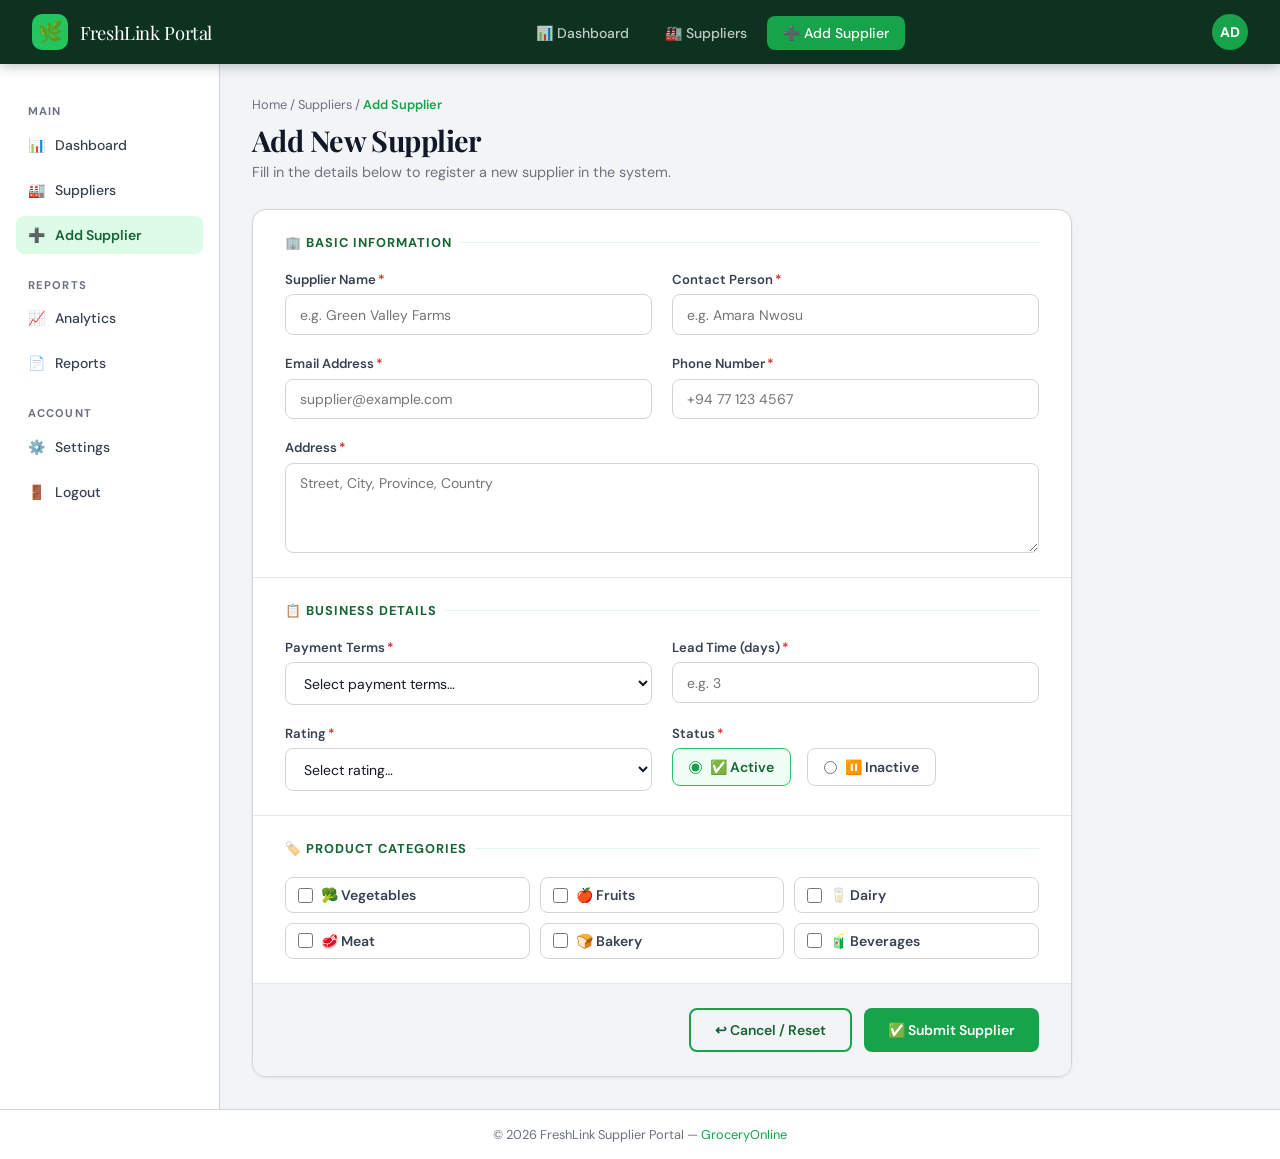
<file: frontend/add-supplier.html>
<!DOCTYPE html>
<html lang="en">
<head>
<meta charset="UTF-8">
<meta name="viewport" content="width=device-width, initial-scale=1.0">
<title>Supplier Management Portal – Add Supplier</title>
<link href="https://fonts.googleapis.com/css2?family=DM+Sans:wght@300;400;500;600;700&family=Playfair+Display:wght@700&display=swap" rel="stylesheet">
<style>
  :root{
    --green-900:#0d3320;--green-800:#14532d;--green-700:#166534;--green-600:#16a34a;
    --green-500:#22c55e;--green-400:#4ade80;--green-100:#dcfce7;--green-50:#f0fdf4;
    --gray-900:#111827;--gray-700:#374151;--gray-500:#6b7280;--gray-300:#d1d5db;
    --gray-200:#e5e7eb;--gray-100:#f3f4f6;--white:#ffffff;--red-600:#dc2626;--red-50:#fef2f2;
    --shadow-sm:0 1px 3px rgba(0,0,0,.08);--shadow-md:0 4px 16px rgba(0,0,0,.1);
    --radius:14px;--radius-sm:8px;
  }
  *,*::before,*::after{box-sizing:border-box;margin:0;padding:0}
  body{font-family:'DM Sans',sans-serif;background:var(--gray-100);color:var(--gray-900);min-height:100vh;display:flex;flex-direction:column}

  .navbar{background:var(--green-900);display:flex;align-items:center;justify-content:space-between;padding:0 2rem;height:64px;position:sticky;top:0;z-index:100;box-shadow:0 2px 12px rgba(0,0,0,.25)}
  .navbar-brand{display:flex;align-items:center;gap:.75rem;text-decoration:none}
  .navbar-brand .logo-icon{width:36px;height:36px;background:var(--green-500);border-radius:10px;display:flex;align-items:center;justify-content:center;font-size:1.25rem}
  .navbar-brand span{font-family:'Playfair Display',serif;color:var(--white);font-size:1.15rem;letter-spacing:-.02em}
  .nav-links{display:flex;gap:.25rem;list-style:none}
  .nav-links a{color:rgba(255,255,255,.75);text-decoration:none;font-size:.875rem;font-weight:500;padding:.5rem 1rem;border-radius:var(--radius-sm);transition:all .2s}
  .nav-links a:hover{background:rgba(255,255,255,.12);color:var(--white)}
  .nav-links a.active{background:var(--green-600);color:var(--white)}
  .avatar{width:36px;height:36px;background:var(--green-600);border-radius:50%;display:flex;align-items:center;justify-content:center;color:var(--white);font-weight:700;font-size:.875rem}

  .page-wrapper{display:flex;flex:1}
  .sidebar{width:220px;background:var(--white);border-right:1px solid var(--gray-300);padding:1.5rem 1rem;display:flex;flex-direction:column;gap:.5rem;min-height:calc(100vh - 64px)}
  .sidebar-section-label{font-size:.7rem;font-weight:700;letter-spacing:.1em;text-transform:uppercase;color:var(--gray-500);padding:.5rem .75rem 0;margin-top:.5rem}
  .sidebar a{display:flex;align-items:center;gap:.6rem;padding:.6rem .75rem;border-radius:var(--radius-sm);color:var(--gray-700);text-decoration:none;font-size:.875rem;font-weight:500;transition:all .18s}
  .sidebar a:hover{background:var(--green-50);color:var(--green-700)}
  .sidebar a.active{background:var(--green-100);color:var(--green-700);font-weight:600}
  .main-content{flex:1;padding:2rem;overflow-x:hidden}

  .page-header{margin-bottom:1.75rem}
  .page-header h1{font-family:'Playfair Display',serif;font-size:1.8rem;color:var(--gray-900);letter-spacing:-.02em}
  .page-header p{color:var(--gray-500);font-size:.9rem;margin-top:.25rem}
  .breadcrumb{font-size:.8rem;color:var(--gray-500);margin-bottom:.5rem}
  .breadcrumb span{color:var(--green-600);font-weight:600}

  /* FORM CARD */
  .form-card{background:var(--white);border-radius:var(--radius);box-shadow:var(--shadow-sm);border:1px solid var(--gray-300);overflow:hidden;max-width:820px}
  .form-section{padding:1.5rem 2rem;border-bottom:1px solid var(--gray-200)}
  .form-section:last-child{border-bottom:none}
  .form-section-title{font-size:.8rem;font-weight:700;letter-spacing:.08em;text-transform:uppercase;color:var(--green-700);margin-bottom:1.25rem;display:flex;align-items:center;gap:.5rem}
  .form-section-title::after{content:'';flex:1;height:1px;background:var(--green-100)}
  .form-grid{display:grid;grid-template-columns:1fr 1fr;gap:1.25rem}
  .form-grid.cols-1{grid-template-columns:1fr}
  .form-group{display:flex;flex-direction:column;gap:.4rem}
  .form-group.span-2{grid-column:span 2}
  label{font-size:.82rem;font-weight:600;color:var(--gray-700)}
  label .req{color:var(--red-600);margin-left:.15rem}
  input[type=text],input[type=email],input[type=tel],input[type=number],textarea,select{
    width:100%;border:1.5px solid var(--gray-300);border-radius:var(--radius-sm);
    padding:.65rem .9rem;font-family:'DM Sans',sans-serif;font-size:.875rem;
    color:var(--gray-900);outline:none;transition:border-color .2s,box-shadow .2s;background:var(--white)
  }
  input:focus,textarea:focus,select:focus{border-color:var(--green-500);box-shadow:0 0 0 3px rgba(34,197,94,.15)}
  input.error,textarea.error,select.error{border-color:var(--red-600);box-shadow:0 0 0 3px rgba(220,38,38,.12)}
  textarea{resize:vertical;min-height:90px}
  .error-msg{font-size:.75rem;color:var(--red-600);font-weight:500;display:none}
  .form-group.has-error .error-msg{display:block}

  /* CHECKBOXES */
  .checkbox-grid{display:grid;grid-template-columns:repeat(3,1fr);gap:.6rem}
  .checkbox-label{display:flex;align-items:center;gap:.5rem;font-size:.875rem;color:var(--gray-700);cursor:pointer;padding:.5rem .75rem;border:1.5px solid var(--gray-300);border-radius:var(--radius-sm);transition:all .18s}
  .checkbox-label:hover{border-color:var(--green-400);background:var(--green-50)}
  .checkbox-label input[type=checkbox]:checked+span{color:var(--green-700);font-weight:600}
  .checkbox-label:has(input:checked){border-color:var(--green-500);background:var(--green-50)}
  input[type=checkbox]{accent-color:var(--green-600);width:15px;height:15px;cursor:pointer}

  /* RADIO */
  .radio-group{display:flex;gap:1rem}
  .radio-label{display:flex;align-items:center;gap:.5rem;cursor:pointer;font-size:.875rem;color:var(--gray-700);padding:.55rem 1rem;border:1.5px solid var(--gray-300);border-radius:var(--radius-sm);transition:all .18s}
  .radio-label:hover{border-color:var(--green-400);background:var(--green-50)}
  .radio-label:has(input:checked){border-color:var(--green-500);background:var(--green-50);color:var(--green-700);font-weight:600}
  input[type=radio]{accent-color:var(--green-600)}

  /* FORM FOOTER */
  .form-footer{padding:1.5rem 2rem;background:var(--gray-100);display:flex;gap:.75rem;justify-content:flex-end}
  .btn{display:inline-flex;align-items:center;justify-content:center;gap:.5rem;padding:.7rem 1.5rem;border-radius:var(--radius-sm);font-size:.875rem;font-weight:600;font-family:'DM Sans',sans-serif;cursor:pointer;border:none;text-decoration:none;transition:all .2s}
  .btn-primary{background:var(--green-600);color:var(--white)}
  .btn-primary:hover{background:var(--green-700);transform:translateY(-1px);box-shadow:0 4px 12px rgba(22,163,74,.35)}
  .btn-outline{background:transparent;color:var(--green-700);border:2px solid var(--green-600)}
  .btn-outline:hover{background:var(--green-50)}

  /* TOAST */
  .toast{position:fixed;bottom:2rem;right:2rem;background:var(--green-800);color:var(--white);padding:1rem 1.5rem;border-radius:var(--radius-sm);font-size:.875rem;font-weight:500;box-shadow:var(--shadow-md);transform:translateY(80px);opacity:0;transition:all .35s;z-index:9999;display:flex;align-items:center;gap:.75rem}
  .toast.show{transform:translateY(0);opacity:1}

  footer{background:var(--white);border-top:1px solid var(--gray-300);padding:1rem 2rem;text-align:center;font-size:.8rem;color:var(--gray-500)}
  footer a{color:var(--green-600);text-decoration:none}
  @media(max-width:768px){.sidebar{display:none}.main-content{padding:1.25rem}.form-grid{grid-template-columns:1fr}.form-group.span-2{grid-column:span 1}.checkbox-grid{grid-template-columns:1fr 1fr}}
</style>
</head>
<body>

<nav class="navbar">
  <a href="index.html" class="navbar-brand">
    <div class="logo-icon">🌿</div>
    <span>FreshLink Portal</span>
  </a>
  <ul class="nav-links">
    <li><a href="index.html">📊 Dashboard</a></li>
    <li><a href="supplier-list.html">🏭 Suppliers</a></li>
    <li><a href="add-supplier.html" class="active">➕ Add Supplier</a></li>
  </ul>
  <div class="avatar">AD</div>
</nav>

<div class="page-wrapper">
  <aside class="sidebar">
    <div class="sidebar-section-label">Main</div>
    <a href="index.html"><span>📊</span> Dashboard</a>
    <a href="supplier-list.html"><span>🏭</span> Suppliers</a>
    <a href="add-supplier.html" class="active"><span>➕</span> Add Supplier</a>
    <div class="sidebar-section-label">Reports</div>
    <a href="#"><span>📈</span> Analytics</a>
    <a href="#"><span>📄</span> Reports</a>
    <div class="sidebar-section-label">Account</div>
    <a href="#"><span>⚙️</span> Settings</a>
    <a href="#"><span>🚪</span> Logout</a>
  </aside>

  <main class="main-content">
    <div class="page-header">
      <div class="breadcrumb">Home / <a href="supplier-list.html" style="color:var(--gray-500);text-decoration:none">Suppliers</a> / <span>Add Supplier</span></div>
      <h1 id="page-title">Add New Supplier</h1>
      <p>Fill in the details below to register a new supplier in the system.</p>
    </div>

    <form class="form-card" id="addForm" novalidate>

      <!-- BASIC INFO -->
      <div class="form-section">
        <div class="form-section-title">🏢 Basic Information</div>
        <div class="form-grid">
          <div class="form-group" id="g-name">
            <label>Supplier Name<span class="req">*</span></label>
            <input type="text" id="supplierName" placeholder="e.g. Green Valley Farms">
            <span class="error-msg">Supplier name is required.</span>
          </div>
          <div class="form-group" id="g-contact">
            <label>Contact Person<span class="req">*</span></label>
            <input type="text" id="contactPerson" placeholder="e.g. Amara Nwosu">
            <span class="error-msg">Contact person is required.</span>
          </div>
          <div class="form-group" id="g-email">
            <label>Email Address<span class="req">*</span></label>
            <input type="email" id="email" placeholder="supplier@example.com">
            <span class="error-msg">A valid email is required.</span>
          </div>
          <div class="form-group" id="g-phone">
            <label>Phone Number<span class="req">*</span></label>
            <input type="tel" id="phone" placeholder="+94 77 123 4567">
            <span class="error-msg">Phone number is required.</span>
          </div>
          <div class="form-group span-2" id="g-address">
            <label>Address<span class="req">*</span></label>
            <textarea id="address" placeholder="Street, City, Province, Country"></textarea>
            <span class="error-msg">Address is required.</span>
          </div>
        </div>
      </div>

      <!-- BUSINESS DETAILS -->
      <div class="form-section">
        <div class="form-section-title">📋 Business Details</div>
        <div class="form-grid">
          <div class="form-group" id="g-payment">
            <label>Payment Terms<span class="req">*</span></label>
            <select id="paymentTerms">
              <option value="">Select payment terms…</option>
              <option>Net 15</option>
              <option>Net 30</option>
              <option>Net 45</option>
              <option>COD</option>
            </select>
            <span class="error-msg">Please select payment terms.</span>
          </div>
          <div class="form-group" id="g-leadtime">
            <label>Lead Time (days)<span class="req">*</span></label>
            <input type="number" id="leadTime" placeholder="e.g. 3" min="1" max="90">
            <span class="error-msg">Lead time is required.</span>
          </div>
          <div class="form-group" id="g-rating">
            <label>Rating<span class="req">*</span></label>
            <select id="rating">
              <option value="">Select rating…</option>
              <option value="1">⭐ 1 Star</option>
              <option value="2">⭐⭐ 2 Stars</option>
              <option value="3">⭐⭐⭐ 3 Stars</option>
              <option value="4">⭐⭐⭐⭐ 4 Stars</option>
              <option value="5">⭐⭐⭐⭐⭐ 5 Stars</option>
            </select>
            <span class="error-msg">Please select a rating.</span>
          </div>
          <div class="form-group" id="g-status">
            <label>Status<span class="req">*</span></label>
            <div class="radio-group">
              <label class="radio-label"><input type="radio" name="status" value="active" checked><span>✅ Active</span></label>
              <label class="radio-label"><input type="radio" name="status" value="inactive"><span>⏸️ Inactive</span></label>
            </div>
          </div>
        </div>
      </div>

      <!-- CATEGORIES -->
      <div class="form-section">
        <div class="form-section-title">🏷️ Product Categories</div>
        <div class="form-group" id="g-categories">
          <div class="checkbox-grid">
            <label class="checkbox-label"><input type="checkbox" value="Vegetables"><span>🥦 Vegetables</span></label>
            <label class="checkbox-label"><input type="checkbox" value="Fruits"><span>🍎 Fruits</span></label>
            <label class="checkbox-label"><input type="checkbox" value="Dairy"><span>🥛 Dairy</span></label>
            <label class="checkbox-label"><input type="checkbox" value="Meat"><span>🥩 Meat</span></label>
            <label class="checkbox-label"><input type="checkbox" value="Bakery"><span>🍞 Bakery</span></label>
            <label class="checkbox-label"><input type="checkbox" value="Beverages"><span>🧃 Beverages</span></label>
          </div>
          <span class="error-msg" id="cat-error" style="display:none">Please select at least one category.</span>
        </div>
      </div>

      <div class="form-footer">
        <button type="button" class="btn btn-outline" onclick="resetForm()">↩ Cancel / Reset</button>
        <button type="submit" class="btn btn-primary" id="submitBtn">✅ Submit Supplier</button>
      </div>
    </form>
  </main>
</div>

<div class="toast" id="toast">✅ Supplier added successfully! Redirecting...</div>

<footer>&copy; <span id="year"></span> FreshLink Supplier Portal &mdash; <a href="#">GroceryOnline</a></footer>

<script>
document.getElementById('year').textContent = new Date().getFullYear();
const API_BASE = window.location.origin.startsWith('http') 
  ? `${window.location.origin}/api/suppliers` 
  : 'http://localhost:8080/api/suppliers';

function setErr(id, show){
  const g = document.getElementById('g-'+id);
  if(g) g.classList.toggle('has-error', show);
}
function setFieldErr(el, show){
  el.classList.toggle('error', show);
}

document.getElementById('addForm').addEventListener('submit', async function(e){
  e.preventDefault();
  let valid = true;

  const fields = [
    {id:'supplierName', gid:'name', type:'text'},
    {id:'contactPerson', gid:'contact', type:'text'},
    {id:'email', gid:'email', type:'email'},
    {id:'phone', gid:'phone', type:'text'},
    {id:'address', gid:'address', type:'text'},
    {id:'paymentTerms', gid:'payment', type:'select'},
    {id:'leadTime', gid:'leadtime', type:'text'},
    {id:'rating', gid:'rating', type:'select'},
  ];

  fields.forEach(f => {
    const el = document.getElementById(f.id);
    let empty = !el.value.trim();
    if(f.type === 'email' && !empty) empty = !/^[^\s@]+@[^\s@]+\.[^\s@]+$/.test(el.value);
    setFieldErr(el, empty);
    setErr(f.gid, empty);
    if(empty) valid = false;
  });

  const cats = [...document.querySelectorAll('.checkbox-grid input:checked')];
  const catErr = cats.length === 0;
  document.getElementById('cat-error').style.display = catErr ? 'block' : 'none';
  if(catErr) valid = false;

  if(!valid) return;

  // Compile JSON data
  const data = {
    supplierName: document.getElementById('supplierName').value.trim(),
    contactPerson: document.getElementById('contactPerson').value.trim(),
    email: document.getElementById('email').value.trim(),
    phone: document.getElementById('phone').value.trim(),
    address: document.getElementById('address').value.trim(),
    paymentTerms: document.getElementById('paymentTerms').value,
    leadTime: parseInt(document.getElementById('leadTime').value, 10) || 0,
    rating: parseInt(document.getElementById('rating').value, 10) || 3,
    status: document.querySelector('input[name=status]:checked').value,
    categories: cats.map(c => c.value)
  };

  const btn = document.getElementById('submitBtn');
  btn.disabled = true;
  btn.textContent = 'Saving Supplier...';

  try {
    const res = await fetch(API_BASE, {
      method: 'POST',
      headers: {
        'Content-Type': 'application/json'
      },
      body: JSON.stringify(data)
    });

    if (res.ok) {
      showToast();
      this.reset();
      setTimeout(() => {
        window.location.href = 'supplier-list.html';
      }, 1500);
    } else {
      const errText = await res.text();
      alert(`Error creating supplier: ${errText}`);
    }
  } catch (err) {
    console.error('Failed to submit:', err);
    alert(`Could not connect to backend Java server. Please ensure the server is running on port 8080.`);
  } finally {
    btn.disabled = false;
    btn.textContent = '✅ Submit Supplier';
  }
});

function showToast(){
  const t = document.getElementById('toast');
  t.classList.add('show');
}

function resetForm(){
  document.getElementById('addForm').reset();
  document.querySelectorAll('.has-error').forEach(el=>el.classList.remove('has-error'));
  document.querySelectorAll('.error').forEach(el=>el.classList.remove('error'));
  document.getElementById('cat-error').style.display = 'none';
}
</script>
</body>
</html>
</file>
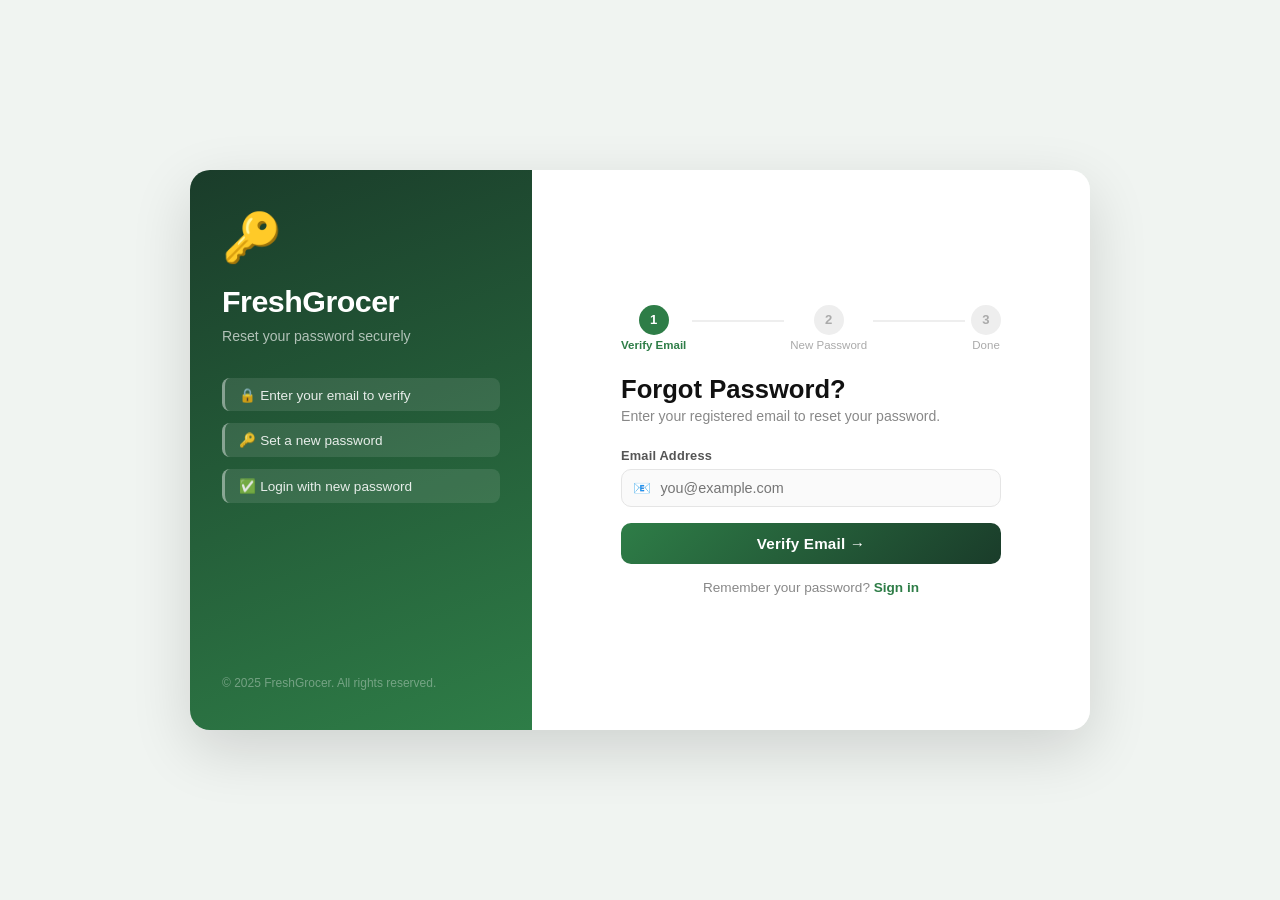
<file: src/main/resources/static/user-management/forgot.html>
<!DOCTYPE html>
<html lang="en">
<head>
    <meta charset="UTF-8">
    <meta name="viewport" content="width=device-width, initial-scale=1.0">
    <title>FreshGrocer – Forgot Password</title>
    <link rel="stylesheet" href="style.css">
    <script src="data.js"></script>
</head>
<body>

<div class="auth-wrapper">

    <!-- Left Panel -->
    <div class="auth-left">
        <div class="auth-left-inner">
            <div class="brand-logo">🔑</div>
            <h1 class="brand-name">FreshGrocer</h1>
            <p class="brand-tagline">Reset your password securely</p>

            <div class="brand-features">
                <div class="feature-item">🔒 Enter your email to verify</div>
                <div class="feature-item">🔑 Set a new password</div>
                <div class="feature-item">✅ Login with new password</div>
            </div>
        </div>

        <div class="auth-left-footer">
            © 2025 FreshGrocer. All rights reserved.
        </div>
    </div>

    <!-- Right Panel -->
    <div class="auth-right">
        <div class="auth-form-box">

            <!-- Progress Steps -->
            <div class="progress-steps">

                <div class="step active" id="dot1">
                    <div class="step-circle">1</div>
                    <span>Verify Email</span>
                </div>

                <div class="step-line"></div>

                <div class="step" id="dot2">
                    <div class="step-circle">2</div>
                    <span>New Password</span>
                </div>

                <div class="step-line"></div>

                <div class="step" id="dot3">
                    <div class="step-circle">3</div>
                    <span>Done</span>
                </div>

            </div>

            <!-- Error Box -->
            <div class="error-msg-box" id="forgotError" style="display:none;"></div>

            <!-- STEP 1 -->
            <div id="step1">

                <div class="auth-top">
                    <h2>Forgot Password?</h2>
                    <p>Enter your registered email to reset your password.</p>
                </div>

                <div class="form-group">
                    <label>Email Address</label>

                    <div class="input-wrap">
                        <span class="input-icon">📧</span>

                        <input type="email"
                               id="forgot-email"
                               placeholder="you@example.com">
                    </div>
                </div>

                <button class="btn-primary" onclick="verifyEmail()">
                    Verify Email →
                </button>

                <p class="auth-switch" style="margin-top:1rem;">
                    Remember your password?
                    <a href="login.html">Sign in</a>
                </p>

            </div>

            <!-- STEP 2 -->
            <div id="step2" style="display:none;">

                <div class="auth-top">
                    <h2>Set New Password</h2>
                    <p id="verifiedEmailLabel"></p>
                </div>

                <div class="form-group">
                    <label>New Password</label>

                    <div class="input-wrap">
                        <span class="input-icon">🔑</span>

                        <input type="password"
                               id="new-pass"
                               placeholder="Min. 8 characters">

                        <span class="input-eye"
                              onclick="toggleForgotPass('new-pass')">
                              👁
                        </span>
                    </div>
                </div>

                <div class="form-group">
                    <label>Confirm New Password</label>

                    <div class="input-wrap">
                        <span class="input-icon">🔑</span>

                        <input type="password"
                               id="confirm-pass"
                               placeholder="Repeat new password">

                        <span class="input-eye"
                              onclick="toggleForgotPass('confirm-pass')">
                              👁
                        </span>
                    </div>
                </div>

                <!-- Password Strength -->
                <div class="pass-strength">

                    <div class="strength-bar">
                        <div class="strength-fill" id="strengthFill"></div>
                    </div>

                    <span class="strength-label" id="strengthLabel">
                        Enter new password
                    </span>

                </div>

                <div class="step-btns">

                    <button class="btn-secondary" onclick="goStep(1)">
                        ← Back
                    </button>

                    <button class="btn-primary" onclick="doReset()">
                        Reset Password
                    </button>

                </div>

            </div>

            <!-- STEP 3 -->
            <div id="step3" style="display:none;">

                <div class="reset-success-box">

                    <div style="font-size:4rem;text-align:center;">✅</div>

                    <h2>Password Reset!</h2>

                    <p>
                        Your password has been successfully updated.
                        You can now sign in with your new password.
                    </p>

                    <a href="login.html"
                       class="btn-primary"
                       style="display:block;
                              text-align:center;
                              text-decoration:none;
                              margin-top:1.5rem;">

                        Go to Login →

                    </a>

                </div>

            </div>

        </div>
    </div>

</div>

<script>

    let verifiedEmail = '';

    function goStep(step) {

        document.getElementById('step1').style.display = 'none';
        document.getElementById('step2').style.display = 'none';
        document.getElementById('step3').style.display = 'none';

        document.getElementById('step' + step).style.display = 'block';

        document.querySelectorAll('.step').forEach((s, i) => {
            s.classList.toggle('active', i < step);
        });

        document.getElementById('forgotError').style.display = 'none';
    }

    function verifyEmail() {

        const email = document.getElementById('forgot-email').value.trim();
        const errBox = document.getElementById('forgotError');

        if (!email) {
            errBox.textContent = '❌ Please enter your email.';
            errBox.style.display = 'block';
            return;
        }

        // Check email from data.js
        const users = FreshGrocer.getAllUsers();

        const found = users.find(u => u.email === email);

        if (!found) {
            errBox.textContent = '❌ No account found with this email.';
            errBox.style.display = 'block';
            return;
        }

        verifiedEmail = email;

        document.getElementById('verifiedEmailLabel').textContent =
            '✅ Email verified: ' + email;

        goStep(2);
    }

    function doReset() {

        const np = document.getElementById('new-pass').value;
        const cp = document.getElementById('confirm-pass').value;
        const errBox = document.getElementById('forgotError');

        if (!np || np.length < 8) {

            errBox.textContent =
                '❌ Password must be at least 8 characters.';

            errBox.style.display = 'block';
            return;
        }

        if (np !== cp) {

            errBox.textContent = '❌ Passwords do not match.';
            errBox.style.display = 'block';
            return;
        }

        const success = FreshGrocer.resetPassword(verifiedEmail, np);

        if (success) {

            goStep(3);

        } else {

            errBox.textContent =
                '❌ Something went wrong. Try again.';

            errBox.style.display = 'block';
        }
    }

    function toggleForgotPass(id) {

        const inp = document.getElementById(id);

        inp.type =
            inp.type === 'password'
            ? 'text'
            : 'password';
    }

    // Password Strength
    document.getElementById('new-pass')
        .addEventListener('input', function () {

        const val = this.value;

        const fill = document.getElementById('strengthFill');
        const label = document.getElementById('strengthLabel');

        let strength = 0;

        if (val.length >= 8) strength++;
        if (/[A-Z]/.test(val)) strength++;
        if (/[0-9]/.test(val)) strength++;
        if (/[^A-Za-z0-9]/.test(val)) strength++;

        const colors = [
            '#ff4444',
            '#ff8800',
            '#ffcc00',
            '#2e7d47'
        ];

        const labels = [
            'Weak',
            'Fair',
            'Good',
            'Strong'
        ];

        fill.style.width = (strength * 25) + '%';

        fill.style.background =
            colors[strength - 1] || '#eee';

        label.textContent =
            labels[strength - 1] || 'Enter password';
    });

</script>

</body>
</html>
</file>
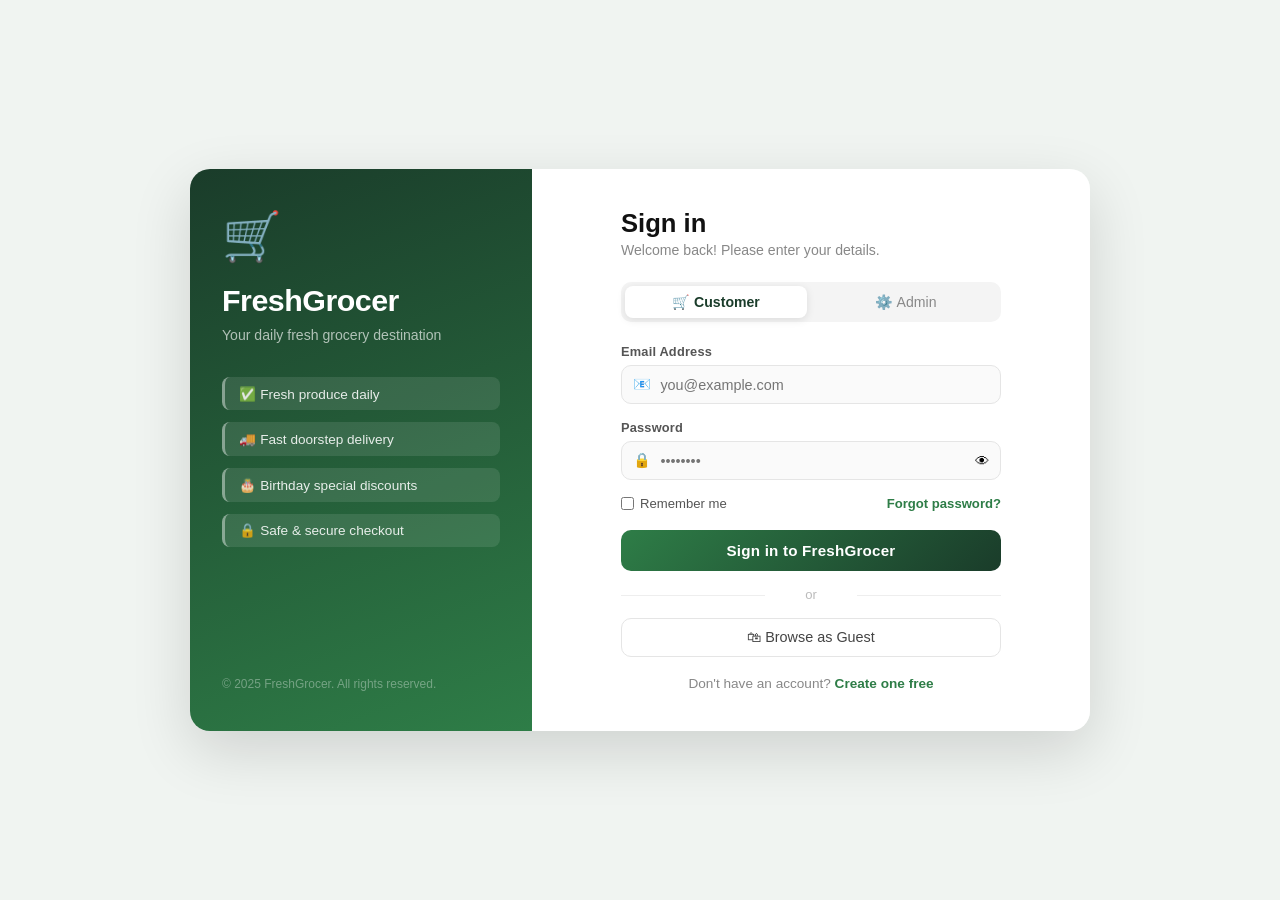
<file: src/main/resources/static/user-management/login.html>
<!DOCTYPE html>
<html lang="en">
<head>
    <meta charset="UTF-8">
    <meta name="viewport" content="width=device-width, initial-scale=1.0">
    <title>FreshGrocer – Login</title>
    <link rel="stylesheet" href="style.css">
    <script src="data.js"></script>
</head>
<body>

<div class="auth-wrapper">

    <div class="auth-left">
        <div class="auth-left-inner">

            <div class="brand-logo">🛒</div>

            <h1 class="brand-name">FreshGrocer</h1>

            <p class="brand-tagline">
                Your daily fresh grocery destination
            </p>

            <div class="brand-features">
                <div class="feature-item">✅ Fresh produce daily</div>
                <div class="feature-item">🚚 Fast doorstep delivery</div>
                <div class="feature-item">🎂 Birthday special discounts</div>
                <div class="feature-item">🔒 Safe & secure checkout</div>
            </div>

        </div>

        <div class="auth-left-footer">
            © 2025 FreshGrocer. All rights reserved.
        </div>
    </div>

    <div class="auth-right">

        <div class="auth-form-box">

            <div class="auth-top">
                <h2>Sign in</h2>
                <p>Welcome back! Please enter your details.</p>
            </div>

            <!-- Success message after registration -->
            <div class="success-msg" id="regSuccess" style="display:none;">
                ✅ Registered successfully! Please sign in.
            </div>

            <!-- Error message -->
            <div class="error-msg-box"
                 id="loginError"
                 style="display:none;">
            </div>

            <!-- Role Toggle -->
            <div class="role-toggle">

                <button class="role-btn active"
                        id="btn-customer"
                        onclick="setRole('customer')">

                    🛒 Customer

                </button>

                <button class="role-btn"
                        id="btn-admin"
                        onclick="setRole('admin')">

                    ⚙️ Admin

                </button>

            </div>

            <div class="form-group">

                <label>Email Address</label>

                <div class="input-wrap">

                    <span class="input-icon">📧</span>

                    <input type="email"
                           id="loginEmail"
                           placeholder="you@example.com"
                           required>

                </div>

            </div>

            <div class="form-group">

                <label>Password</label>

                <div class="input-wrap">

                    <span class="input-icon">🔒</span>

                    <input type="password"
                           id="loginPassword"
                           placeholder="••••••••"
                           required>

                    <span class="input-eye"
                          onclick="togglePass()">

                          👁

                    </span>

                </div>

            </div>

            <div class="form-options">

                <label class="remember-me">
                    <input type="checkbox">
                    Remember me
                </label>

                <a href="forgot.html" class="forgot-link">
                    Forgot password?
                </a>

            </div>

            <button class="btn-primary" onclick="doLogin()">
                Sign in to FreshGrocer
            </button>

            <div class="auth-divider">
                <span>or</span>
            </div>

            <a href="home.html" class="btn-guest">
                🛍 Browse as Guest
            </a>

            <p class="auth-switch">

                Don't have an account?

                <a href="register.html">
                    Create one free
                </a>

            </p>

        </div>

    </div>

</div>

<script>

    // Show success message if came from register
    if (window.location.search.includes('registered=true')) {
        document.getElementById('regSuccess').style.display = 'block';
    }

    // If already logged in go to profile
    if (FreshGrocer.getSession()) {
        window.location.href = 'profile.html';
    }

    let selectedRole = 'customer';

    function setRole(role) {

        selectedRole = role;

        document.getElementById('btn-customer')
            .classList.toggle('active', role === 'customer');

        document.getElementById('btn-admin')
            .classList.toggle('active', role === 'admin');
    }

    function togglePass() {

        const inp = document.getElementById('loginPassword');

        inp.type =
            inp.type === 'password'
            ? 'text'
            : 'password';
    }

    function doLogin() {

        const email =
            document.getElementById('loginEmail').value.trim();

        const password =
            document.getElementById('loginPassword').value;

        const errBox =
            document.getElementById('loginError');

        if (!email || !password) {

            errBox.textContent =
                '❌ Please fill in all fields.';

            errBox.style.display = 'block';

            return;
        }

        const result =
            FreshGrocer.loginUser(
                email,
                password,
                selectedRole
            );

        if (result.success) {

            // Redirect based on role
            if (selectedRole === 'admin') {

                window.location.href = 'profile.html';

            } else {

                window.location.href = 'profile.html';
            }

        } else {

            errBox.textContent =
                '❌ ' + result.message;

            errBox.style.display = 'block';
        }
    }

</script>

</body>
</html>
</file>
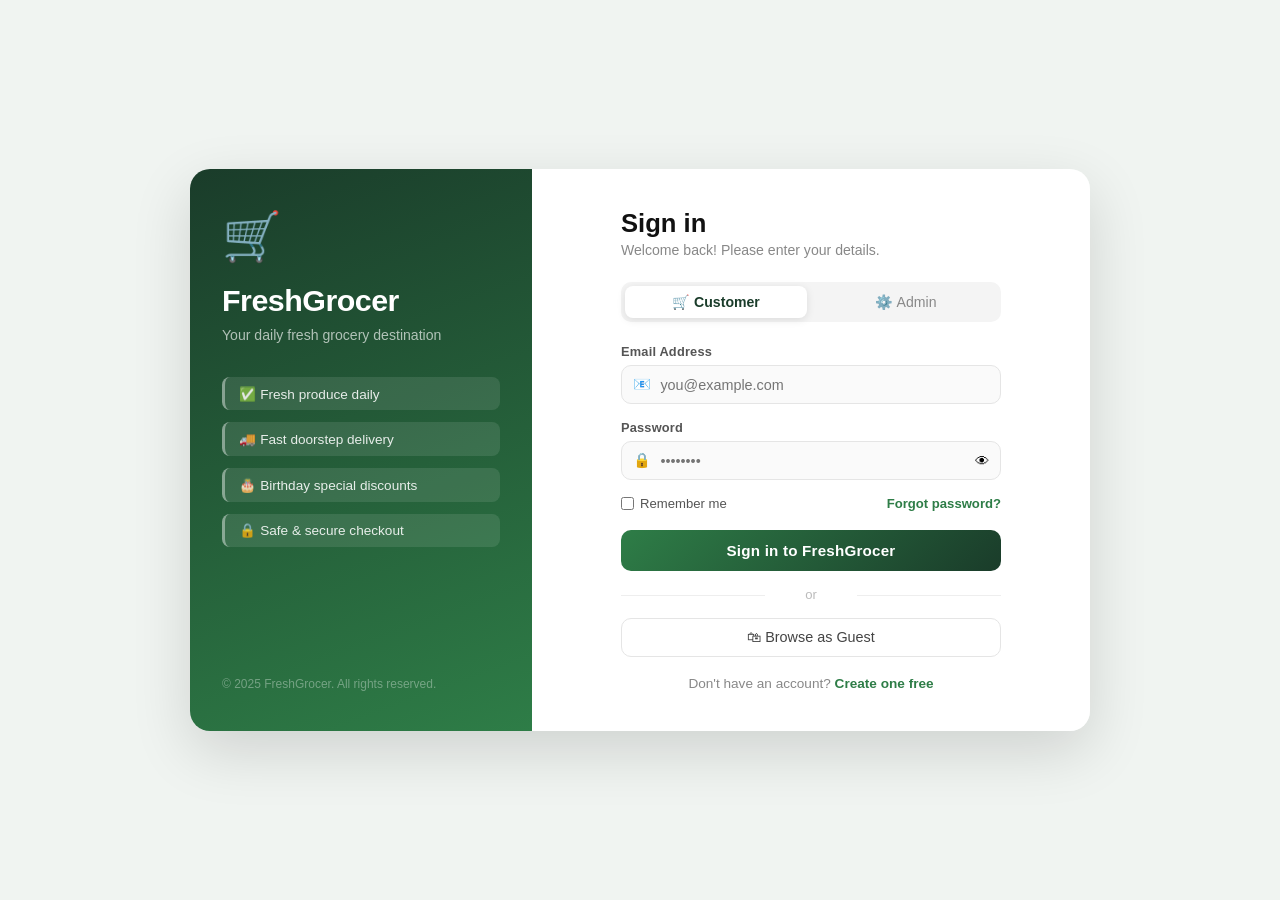
<file: src/main/resources/static/user-management/profile.html>
<!DOCTYPE html>
<html lang="en">
<head>
    <meta charset="UTF-8">
    <meta name="viewport" content="width=device-width, initial-scale=1.0">
    <title>FreshGrocer – My Profile</title>
    <link rel="stylesheet" href="style.css">
    <script src="data.js"></script>
</head>

<body class="home-body">

<!-- NAVBAR -->
<nav class="navbar">
    <div class="nav-brand">🛒 FreshGrocer</div>
    <div class="nav-right">
        <a href="home.html" class="nav-link">Home</a>
        <a href="orders.html" class="nav-link">My Orders</a>
        <a href="profile.html" class="nav-link active">My Profile</a>
        <a href="login.html" class="cart-btn" id="logoutBtn">🚪 Logout</a>
    </div>
</nav>

<!-- PAGE CONTENT -->
<div class="profile-page">

    <!-- LEFT SIDEBAR -->
    <div class="profile-left">

        <div class="profile-card">
            <div class="profile-big-avatar" id="avatarCircle">JD</div>
            <h2 class="profile-card-name" id="displayName">John Doe</h2>
            <p class="profile-card-email" id="displayEmail">john@example.com</p>

            <div class="profile-card-badge" id="roleBadge">⭐ Customer Member</div>

            <div class="profile-card-stats">
                <div class="pstat"><h4>12</h4><p>Orders</p></div>
                <div class="pstat"><h4>Rs.8,450</h4><p>Spent</p></div>
                <div class="pstat"><h4>245</h4><p>Points</p></div>
            </div>

            <!-- Birthday Status -->
            <div class="bday-status" id="bdayStatus">
                <span>🎂 Birthday Benefit</span>
                <span class="bday-badge-status" id="bdayBadge">Inactive</span>
            </div>
        </div>

        <!-- Danger Zone — hidden for admin -->
        <div class="danger-zone" id="dangerZone">
            <h4>⚠️ Danger Zone</h4>
            <p>Permanently delete your account and all data.</p>
            <button class="btn-delete" onclick="confirmDelete()">
                🗑️ Delete My Account
            </button>
        </div>

    </div>

    <!-- RIGHT PANEL -->
    <div class="profile-right">

        <!-- Tabs -->
        <div class="profile-tabs" id="profileTabs">
            <button class="ptab active" onclick="showTab('view', this)">👤 View Profile</button>
            <button class="ptab" onclick="showTab('edit', this)">✏️ Edit Profile</button>
            <button class="ptab" onclick="showTab('password', this)">🔒 Change Password</button>
            <button class="ptab" onclick="showTab('birthday', this)">🎂 Birthday</button>
        </div>

        <!-- Success / Error banner -->
        <div class="success-msg" id="successBanner" style="display:none;"></div>
        <div class="error-msg-box" id="errorBanner" style="display:none;"></div>

        <!-- ── TAB: VIEW PROFILE ── -->
        <div class="tab-content active" id="tab-view">
            <h3 class="tab-title">Profile Information</h3>
            <div class="info-grid">
                <div class="info-item">
                    <label>Full Name</label>
                    <div class="info-value" id="v-name">—</div>
                </div>
                <div class="info-item">
                    <label>Email Address</label>
                    <div class="info-value" id="v-email">—</div>
                </div>
                <div class="info-item">
                    <label>Phone Number</label>
                    <div class="info-value" id="v-phone">—</div>
                </div>
                <div class="info-item">
                    <label>Delivery Address</label>
                    <div class="info-value" id="v-address">—</div>
                </div>
                <div class="info-item">
                    <label>Role</label>
                    <div class="info-value" id="v-role">🛒 Customer</div>
                </div>
                <div class="info-item">
                    <label>Account Status</label>
                    <div class="info-value">
                        <span class="status-active">● Active</span>
                    </div>
                </div>
                <div class="info-item">
                    <label>User ID</label>
                    <div class="info-value" id="v-userid">—</div>
                </div>
                <div class="info-item">
                    <label>Birthday</label>
                    <div class="info-value" id="v-birthday">—</div>
                </div>
            </div>
        </div>

        <!-- ── TAB: EDIT PROFILE ── -->
        <div class="tab-content" id="tab-edit">
            <h3 class="tab-title">Edit Profile</h3>
            <form onsubmit="doUpdateProfile(event)">
                <div class="form-group">
                    <label>Full Name</label>
                    <div class="input-wrap">
                        <span class="input-icon">👤</span>
                        <input type="text" id="edit-name" placeholder="Your full name" required>
                    </div>
                </div>
                <div class="form-group">
                    <label>Phone Number</label>
                    <div class="input-wrap">
                        <span class="input-icon">📱</span>
                        <input type="tel" id="edit-phone" placeholder="+94 77 123 4567" required>
                    </div>
                </div>
                <div class="form-group">
                    <label>Delivery Address</label>
                    <div class="input-wrap">
                        <span class="input-icon">📍</span>
                        <input type="text" id="edit-address" placeholder="123 Main Street, Colombo" required>
                    </div>
                </div>
                <button type="submit" class="btn-primary">💾 Save Changes</button>
            </form>
        </div>

        <!-- ── TAB: CHANGE PASSWORD ── -->
        <div class="tab-content" id="tab-password">
            <h3 class="tab-title">Change Password</h3>
            <form onsubmit="doChangePassword(event)">
                <div class="form-group">
                    <label>Current Password</label>
                    <div class="input-wrap">
                        <span class="input-icon">🔒</span>
                        <input type="password" id="currentPass" placeholder="Current password" required>
                        <span class="input-eye" onclick="toggleVis('currentPass')">👁</span>
                    </div>
                </div>
                <div class="form-group">
                    <label>New Password</label>
                    <div class="input-wrap">
                        <span class="input-icon">🔑</span>
                        <input type="password" id="newPass" placeholder="Min. 8 characters" required>
                        <span class="input-eye" onclick="toggleVis('newPass')">👁</span>
                    </div>
                </div>
                <div class="form-group">
                    <label>Confirm New Password</label>
                    <div class="input-wrap">
                        <span class="input-icon">🔑</span>
                        <input type="password" id="confirmPass" placeholder="Repeat new password" required>
                        <span class="input-eye" onclick="toggleVis('confirmPass')">👁</span>
                    </div>
                </div>
                <button type="submit" class="btn-primary">🔒 Update Password</button>
            </form>
        </div>

        <!-- ── TAB: BIRTHDAY ── -->
        <div class="tab-content" id="tab-birthday">
            <h3 class="tab-title">Birthday Benefit</h3>

            <div class="birthday-info-box">
                <div class="bday-icon">🎂</div>
                <div>
                    <h4>Birthday Special Offer</h4>
                    <p>On your birthday, get <strong>50% off</strong> your total order
                       if it's above <strong>Rs. 1,000</strong>!</p>
                </div>
            </div>

            <div class="form-group" style="margin-top:1.5rem;">
                <label>Your Birthday</label>
                <div class="input-wrap">
                    <span class="input-icon">🎂</span>
                    <input type="date" id="birthdayInput">
                </div>
            </div>

            <button class="btn-primary" onclick="saveBirthday()">🎉 Save Birthday</button>

            <div class="bday-status" style="margin-top:1.5rem;">
                <span>Status:</span>
                <span class="bday-badge-status" id="bdayTabStatus">Inactive</span>
            </div>
        </div>

    </div>
</div>

<footer class="footer">
    <p>🛒 FreshGrocer © 2025 — Fresh groceries delivered to your door</p>
</footer>

<!-- DELETE CONFIRMATION MODAL -->
<!-- BUG FIX: modal was referenced in JS but completely missing from the HTML -->
<div id="deleteModal" style="display:none; position:fixed; inset:0; background:rgba(0,0,0,0.5);
     z-index:999; align-items:center; justify-content:center;">
    <div style="background:#fff; border-radius:12px; padding:2rem; max-width:400px;
                width:90%; text-align:center; box-shadow:0 8px 32px rgba(0,0,0,0.2);">
        <div style="font-size:3rem;">⚠️</div>
        <h3 style="margin:0.5rem 0;">Delete Account?</h3>
        <p style="color:#666; margin-bottom:1.5rem;">
            This will permanently delete your account and all your data. This cannot be undone.
        </p>
        <div style="display:flex; gap:1rem; justify-content:center;">
            <button class="btn-secondary" onclick="closeModal()">Cancel</button>
            <button class="btn-delete" onclick="deleteAccount()">🗑️ Yes, Delete</button>
        </div>
    </div>
</div>

<script>

    // ── Require login ──
    FreshGrocer.requireLogin();
    const user = FreshGrocer.getSession();

    // ── Load all user data into the page ──
    function loadUserData() {
        if (!user) return;

        // Avatar initials
        const initials = user.username
            .split(' ')
            .map(n => n[0] || '')
            .join('')
            .toUpperCase()
            .substring(0, 2);

        document.getElementById('avatarCircle').textContent = initials;
        document.getElementById('displayName').textContent  = user.username;
        document.getElementById('displayEmail').textContent = user.email;

        // View tab
        document.getElementById('v-name').textContent    = user.username;
        document.getElementById('v-email').textContent   = user.email;
        document.getElementById('v-phone').textContent   = user.phone   || '—';
        document.getElementById('v-address').textContent = user.address || '—';
        document.getElementById('v-userid').textContent  = user.userId  || '—';

        // Birthday display
        if (user.birthday) {
            const d = new Date(user.birthday);
            const options = { month: 'long', day: 'numeric' };
            document.getElementById('v-birthday').textContent =
                d.toLocaleDateString('en-US', options);
            document.getElementById('birthdayInput').value = user.birthday;
        } else {
            document.getElementById('v-birthday').textContent = 'Not set';
        }

        // Role badge
        if (user.role === 'admin') {
            document.getElementById('roleBadge').textContent = '⚙️ Admin';
            document.getElementById('v-role').textContent    = '⚙️ Admin';
            // Hide danger zone for admin
            document.getElementById('dangerZone').style.display = 'none';
            // Hide edit/password/birthday tabs for admin
            document.querySelectorAll('.ptab')[1].style.display = 'none';
            document.querySelectorAll('.ptab')[2].style.display = 'none';
            document.querySelectorAll('.ptab')[3].style.display = 'none';
        }

        // Pre-fill edit form
        document.getElementById('edit-name').value    = user.username || '';
        document.getElementById('edit-phone').value   = user.phone    || '';
        document.getElementById('edit-address').value = user.address  || '';

        // Birthday benefit check
        checkBirthdayBenefit();

        // Show success/error from URL query
        const params = new URLSearchParams(window.location.search);
        if (params.get('success') === 'updated') showSuccess('✅ Profile updated successfully!');
        if (params.get('success') === 'password') showSuccess('✅ Password changed successfully!');
        if (params.get('error') === 'nomatch')    showError('❌ Passwords do not match.');
        if (params.get('error') === 'tooshort')   showError('❌ Password must be at least 8 characters.');
        if (params.get('error') === 'wrongpass')  showError('❌ Current password is incorrect.');
    }

    function checkBirthdayBenefit() {
        if (!user || !user.birthday) return;
        const today = new Date();
        const bday  = new Date(user.birthday);
        const isToday =
            today.getMonth() === bday.getMonth() &&
            today.getDate()  === bday.getDate();

        const badge    = document.getElementById('bdayBadge');
        const tabBadge = document.getElementById('bdayTabStatus');

        if (isToday) {
            badge.textContent    = '🎉 Active Today!';
            badge.style.color    = '#2e7d47';
            tabBadge.textContent = '🎉 Active Today!';
            tabBadge.style.color = '#2e7d47';
        }
    }

    // ── Tab switching ──
    function showTab(tabId, el) {
        document.querySelectorAll('.tab-content')
            .forEach(t => t.classList.remove('active'));
        document.querySelectorAll('.ptab')
            .forEach(b => b.classList.remove('active'));
        document.getElementById('tab-' + tabId).classList.add('active');
        el.classList.add('active');
        // Clear banners when switching tabs
        hideBanners();
    }

    // ── Toggle password visibility ──
    function toggleVis(id) {
        const inp = document.getElementById(id);
        inp.type = inp.type === 'password' ? 'text' : 'password';
    }

    // ── Update profile ──
    function doUpdateProfile(e) {
        e.preventDefault();
        const name    = document.getElementById('edit-name').value.trim();
        const phone   = document.getElementById('edit-phone').value.trim();
        const address = document.getElementById('edit-address').value.trim();

        if (!name || !phone || !address) {
            showError('❌ Please fill in all fields.');
            return;
        }

        const ok = FreshGrocer.updateUser(user.email, { username: name, phone, address });
        if (ok) {
            showSuccess('✅ Profile updated successfully!');
            // Refresh displayed name/avatar
            document.getElementById('displayName').textContent = name;
            document.getElementById('v-name').textContent      = name;
            document.getElementById('v-phone').textContent     = phone;
            document.getElementById('v-address').textContent   = address;
            const initials = name.split(' ').map(n => n[0] || '').join('').toUpperCase().substring(0,2);
            document.getElementById('avatarCircle').textContent = initials;
        } else {
            showError('❌ Update failed. Please try again.');
        }
    }

    // ── Change password ──
    function doChangePassword(e) {
        e.preventDefault();
        const current = document.getElementById('currentPass').value;
        const np      = document.getElementById('newPass').value;
        const cp      = document.getElementById('confirmPass').value;

        // BUG FIX: old code compared current against user.password in plain JS (works for
        // localStorage mode). We keep the same approach for localStorage mode.
        if (current !== user.password) {
            showError('❌ Current password is incorrect.');
            return;
        }
        if (np.length < 8) {
            showError('❌ New password must be at least 8 characters.');
            return;
        }
        if (np !== cp) {
            showError('❌ Passwords do not match.');
            return;
        }

        const ok = FreshGrocer.updateUser(user.email, { password: np });
        if (ok) {
            showSuccess('✅ Password changed successfully! Please log in again.');
            document.getElementById('currentPass').value = '';
            document.getElementById('newPass').value     = '';
            document.getElementById('confirmPass').value = '';
            // Update local reference so same-session checks work
            user.password = np;
        } else {
            showError('❌ Failed to update password.');
        }
    }

    // ── Save birthday ──
    function saveBirthday() {
        const val = document.getElementById('birthdayInput').value;
        if (!val) {
            showError('❌ Please select your birthday.');
            return;
        }
        const ok = FreshGrocer.updateUser(user.email, { birthday: val });
        if (ok) {
            user.birthday = val;
            const d = new Date(val);
            document.getElementById('v-birthday').textContent =
                d.toLocaleDateString('en-US', { month: 'long', day: 'numeric' });
            showSuccess('✅ Birthday saved!');
            checkBirthdayBenefit();
        } else {
            showError('❌ Failed to save birthday.');
        }
    }

    // ── Delete modal ──
    function confirmDelete() {
        document.getElementById('deleteModal').style.display = 'flex';
    }

    function closeModal() {
        document.getElementById('deleteModal').style.display = 'none';
    }

    function deleteAccount() {
        FreshGrocer.deleteUser(user.email);
        // deleteUser calls logout() which redirects to login.html
    }

    // ── Logout ──
    document.getElementById('logoutBtn').addEventListener('click', function(e) {
        e.preventDefault();
        FreshGrocer.logout();
    });

    // ── Banner helpers ──
    function showSuccess(msg) {
        const el = document.getElementById('successBanner');
        el.textContent   = msg;
        el.style.display = 'block';
        document.getElementById('errorBanner').style.display = 'none';
        setTimeout(() => el.style.display = 'none', 4000);
    }

    function showError(msg) {
        const el = document.getElementById('errorBanner');
        el.textContent   = msg;
        el.style.display = 'block';
        document.getElementById('successBanner').style.display = 'none';
    }

    function hideBanners() {
        document.getElementById('successBanner').style.display = 'none';
        document.getElementById('errorBanner').style.display   = 'none';
    }

    // ── Init ──
    loadUserData();

</script>

</body>
</html>
</file>
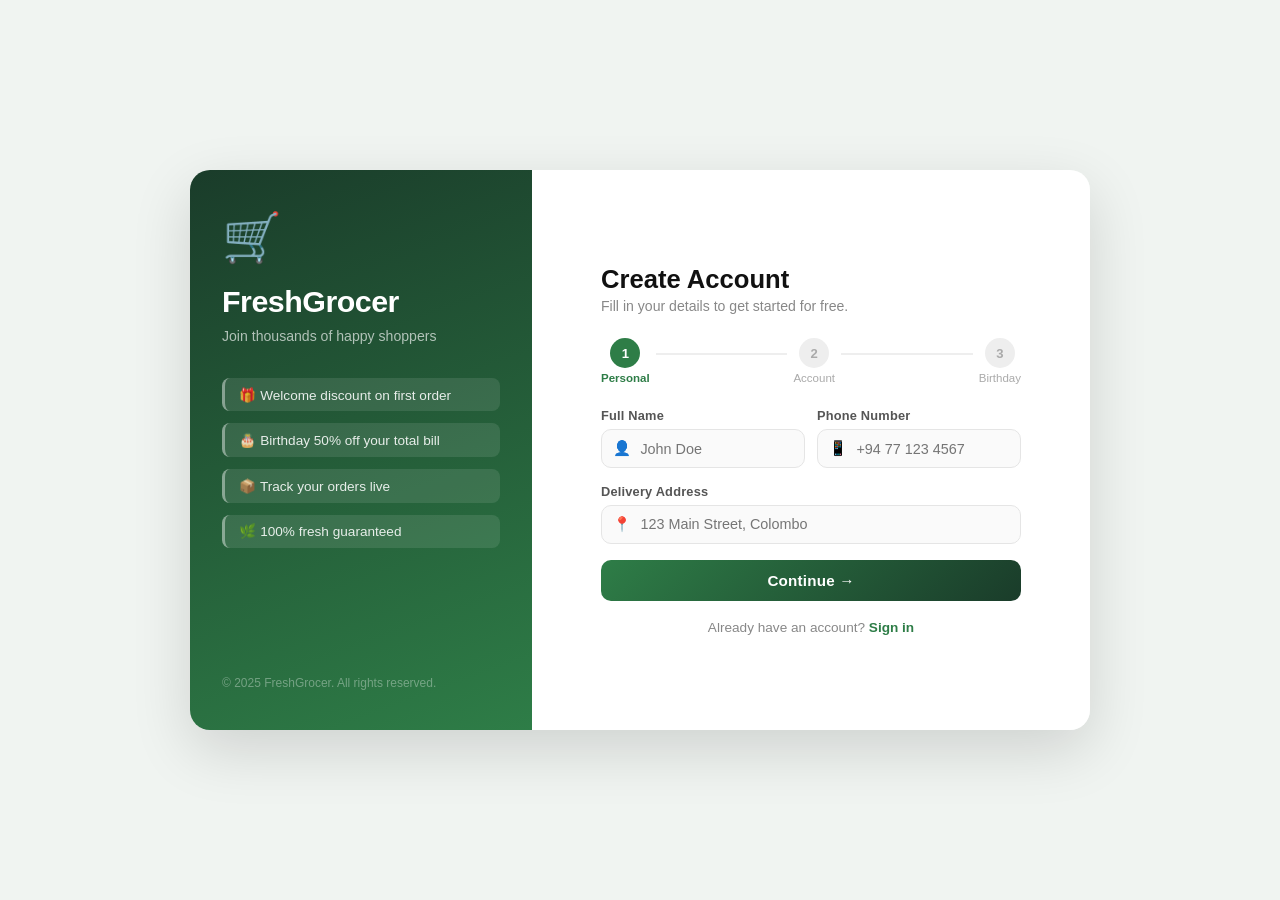
<file: src/main/resources/static/user-management/register.html>
<!DOCTYPE html>
<html lang="en">
<head>
    <meta charset="UTF-8">
    <meta name="viewport" content="width=device-width, initial-scale=1.0">
    <title>FreshGrocer – Register</title>
    <link rel="stylesheet" href="style.css">
    <script src="data.js"></script>
</head>

<body>

<div class="auth-wrapper">

    <!-- LEFT SIDE -->
    <div class="auth-left">

        <div class="auth-left-inner">

            <div class="brand-logo">🛒</div>

            <h1 class="brand-name">
                FreshGrocer
            </h1>

            <p class="brand-tagline">
                Join thousands of happy shoppers
            </p>

            <div class="brand-features">

                <div class="feature-item">
                    🎁 Welcome discount on first order
                </div>

                <div class="feature-item">
                    🎂 Birthday 50% off your total bill
                </div>

                <div class="feature-item">
                    📦 Track your orders live
                </div>

                <div class="feature-item">
                    🌿 100% fresh guaranteed
                </div>

            </div>

        </div>

        <div class="auth-left-footer">
            © 2025 FreshGrocer. All rights reserved.
        </div>

    </div>

    <!-- RIGHT SIDE -->
    <div class="auth-right">

        <div class="auth-form-box register-box">

            <div class="auth-top">

                <h2>Create Account</h2>

                <p>
                    Fill in your details to get started for free.
                </p>

            </div>

            <!-- Progress -->
            <div class="progress-steps">

                <div class="step active" id="step1-dot">

                    <div class="step-circle">1</div>

                    <span>Personal</span>

                </div>

                <div class="step-line"></div>

                <div class="step" id="step2-dot">

                    <div class="step-circle">2</div>

                    <span>Account</span>

                </div>

                <div class="step-line"></div>

                <div class="step" id="step3-dot">

                    <div class="step-circle">3</div>

                    <span>Birthday</span>

                </div>

            </div>

            <!-- Error -->
            <div class="error-msg-box"
                 id="regError"
                 style="display:none;">
            </div>

            <!-- STEP 1 -->
            <div class="form-step" id="formStep1">

                <div class="form-row">

                    <div class="form-group">

                        <label>Full Name</label>

                        <div class="input-wrap">

                            <span class="input-icon">👤</span>

                            <input type="text"
                                   id="reg-name"
                                   placeholder="John Doe">

                        </div>

                    </div>

                    <div class="form-group">

                        <label>Phone Number</label>

                        <div class="input-wrap">

                            <span class="input-icon">📱</span>

                            <input type="tel"
                                   id="reg-phone"
                                   placeholder="+94 77 123 4567">

                        </div>

                    </div>

                </div>

                <div class="form-group">

                    <label>Delivery Address</label>

                    <div class="input-wrap">

                        <span class="input-icon">📍</span>

                        <input type="text"
                               id="reg-address"
                               placeholder="123 Main Street, Colombo">

                    </div>

                </div>

                <button class="btn-primary"
                        onclick="nextStep(2)">

                    Continue →

                </button>

            </div>

            <!-- STEP 2 -->
            <div class="form-step"
                 id="formStep2"
                 style="display:none;">

                <div class="form-group">

                    <label>Email Address</label>

                    <div class="input-wrap">

                        <span class="input-icon">📧</span>

                        <input type="email"
                               id="reg-email"
                               placeholder="you@example.com">

                    </div>

                </div>

                <div class="form-group">

                    <label>Password</label>

                    <div class="input-wrap">

                        <span class="input-icon">🔒</span>

                        <input type="password"
                               id="reg-password"
                               placeholder="Min. 8 characters">

                        <span class="input-eye"
                              onclick="toggleRegPass()">

                              👁

                        </span>

                    </div>

                </div>

                <div class="form-group">

                    <label>Confirm Password</label>

                    <div class="input-wrap">

                        <span class="input-icon">🔒</span>

                        <input type="password"
                               id="reg-confirm"
                               placeholder="Repeat password">

                    </div>

                </div>

                <div class="step-btns">

                    <button class="btn-secondary"
                            onclick="nextStep(1)">

                        ← Back

                    </button>

                    <button class="btn-primary"
                            onclick="nextStep(3)">

                        Continue →

                    </button>

                </div>

            </div>

            <!-- STEP 3 -->
            <div class="form-step"
                 id="formStep3"
                 style="display:none;">

                <div class="birthday-info-box">

                    <div class="bday-icon">
                        🎂
                    </div>

                    <div>

                        <h4>Birthday Benefit</h4>

                        <p>
                            On your birthday,
                            get <strong>50% off</strong>
                            your total order if it's above
                            <strong>Rs. 1,000</strong>!
                        </p>

                    </div>

                </div>

                <div class="form-group">

                    <label>Your Birthday</label>

                    <div class="input-wrap">

                        <span class="input-icon">🎂</span>

                        <input type="date"
                               id="reg-birthday">

                    </div>

                </div>

                <div class="form-group">

                    <label class="checkbox-label">

                        <input type="checkbox"
                               id="reg-terms">

                        I agree to the
                        <a href="#">Terms & Conditions</a>

                    </label>

                </div>

                <div class="step-btns">

                    <button class="btn-secondary"
                            onclick="nextStep(2)">

                        ← Back

                    </button>

                    <button class="btn-primary"
                            onclick="doRegister()">

                        🎉 Create My Account

                    </button>

                </div>

            </div>

            <p class="auth-switch">

                Already have an account?

                <a href="login.html">
                    Sign in
                </a>

            </p>

        </div>

    </div>

</div>

<script>

    function nextStep(step) {

        const errBox =
            document.getElementById('regError');

        errBox.style.display = 'none';

        // STEP 1 VALIDATION
        if (step === 2) {

            const name =
                document.getElementById('reg-name')
                .value.trim();

            const phone =
                document.getElementById('reg-phone')
                .value.trim();

            const address =
                document.getElementById('reg-address')
                .value.trim();

            if (!name || !phone || !address) {

                errBox.textContent =
                    '❌ Please fill all fields.';

                errBox.style.display = 'block';

                return;
            }
        }

        // STEP 2 VALIDATION
        if (step === 3) {

            const email =
                document.getElementById('reg-email')
                .value.trim();

            const pass =
                document.getElementById('reg-password')
                .value;

            const confirm =
                document.getElementById('reg-confirm')
                .value;

            if (!email || !pass) {

                errBox.textContent =
                    '❌ Please fill all fields.';

                errBox.style.display = 'block';

                return;
            }

            if (pass !== confirm) {

                errBox.textContent =
                    '❌ Passwords do not match.';

                errBox.style.display = 'block';

                return;
            }

            if (pass.length < 8) {

                errBox.textContent =
                    '❌ Password must be at least 8 characters.';

                errBox.style.display = 'block';

                return;
            }
        }

        document.querySelectorAll('.form-step')
            .forEach(s => s.style.display = 'none');

        document.getElementById('formStep' + step)
            .style.display = 'block';

        document.querySelectorAll('.step')
            .forEach((s, i) =>
                s.classList.toggle('active', i < step)
            );
    }

    function toggleRegPass() {

        const inp =
            document.getElementById('reg-password');

        inp.type =
            inp.type === 'password'
            ? 'text'
            : 'password';
    }

    function doRegister() {

        const errBox =
            document.getElementById('regError');

        if (!document.getElementById('reg-terms').checked) {

            errBox.textContent =
                '❌ Please agree to Terms & Conditions.';

            errBox.style.display = 'block';

            return;
        }

        const user = {

            username :
                document.getElementById('reg-name')
                .value.trim(),

            phone :
                document.getElementById('reg-phone')
                .value.trim(),

            address :
                document.getElementById('reg-address')
                .value.trim(),

            email :
                document.getElementById('reg-email')
                .value.trim(),

            password :
                document.getElementById('reg-password')
                .value,

            birthday :
                document.getElementById('reg-birthday')
                .value,
        };

        const result =
            FreshGrocer.registerUser(user);

        if (result.success) {

            window.location.href =
                'login.html?registered=true';

        } else {

            errBox.textContent =
                '❌ ' + result.message;

            errBox.style.display = 'block';
        }
    }

</script>

</body>
</html>
</file>
<file: src/main/resources/static/user-management/style.css>
/* ════════════════════════════════
   GLOBAL RESET
════════════════════════════════ */
* {
  margin: 0;
  padding: 0;
  box-sizing: border-box;
  font-family: 'Segoe UI', sans-serif;
}

/* ════════════════════════════════
   AUTH PAGES (Login & Register)
════════════════════════════════ */
body {
  background: #f0f4f1;
  min-height: 100vh;
  display: flex;
  align-items: center;
  justify-content: center;
}

.auth-wrapper {
  display: flex;
  width: 900px;
  min-height: 560px;
  border-radius: 20px;
  overflow: hidden;
  box-shadow: 0 20px 60px rgba(0,0,0,0.14);
}

/* Left green panel */
.auth-left {
  width: 38%;
  background: linear-gradient(160deg, #1a3c2a 0%, #2e7d47 100%);
  color: white;
  display: flex;
  flex-direction: column;
  justify-content: space-between;
  padding: 2.5rem 2rem;
}

.auth-left-inner {
  display: flex;
  flex-direction: column;
  gap: 0.6rem;
}

.brand-logo {
  font-size: 3rem;
  margin-bottom: 0.5rem;
}

.brand-name {
  font-size: 1.9rem;
  font-weight: 800;
  letter-spacing: -0.5px;
}

.brand-tagline {
  font-size: 0.88rem;
  color: rgba(255,255,255,0.65);
  margin-bottom: 1.5rem;
}

.brand-features {
  display: flex;
  flex-direction: column;
  gap: 0.75rem;
}

.feature-item {
  font-size: 0.85rem;
  color: rgba(255,255,255,0.88);
  background: rgba(255,255,255,0.1);
  padding: 0.55rem 0.9rem;
  border-radius: 8px;
  border-left: 3px solid rgba(255,255,255,0.4);
}

.auth-left-footer {
  font-size: 0.75rem;
  color: rgba(255,255,255,0.35);
}

/* Right white panel */
.auth-right {
  flex: 1;
  background: #ffffff;
  display: flex;
  align-items: center;
  justify-content: center;
  padding: 2.5rem 2rem;
}

.auth-form-box {
  width: 100%;
  max-width: 380px;
}

.register-box {
  max-width: 420px;
}

.auth-top {
  margin-bottom: 1.5rem;
}

.auth-top h2 {
  font-size: 1.6rem;
  font-weight: 700;
  color: #111;
  margin-bottom: 0.25rem;
}

.auth-top p {
  font-size: 0.88rem;
  color: #888;
}

/* Role toggle */
.role-toggle {
  display: flex;
  gap: 8px;
  margin-bottom: 1.4rem;
  background: #f4f4f4;
  padding: 4px;
  border-radius: 10px;
}

.role-btn {
  flex: 1;
  padding: 0.5rem;
  border: none;
  border-radius: 8px;
  background: transparent;
  font-size: 0.88rem;
  cursor: pointer;
  color: #888;
  font-weight: 500;
  transition: all 0.2s;
}

.role-btn.active {
  background: white;
  color: #1a3c2a;
  font-weight: 700;
  box-shadow: 0 2px 8px rgba(0,0,0,0.1);
}

/* Form groups */
.form-group {
  margin-bottom: 1rem;
}

.form-group label {
  display: block;
  font-size: 0.8rem;
  font-weight: 600;
  color: #555;
  margin-bottom: 6px;
  letter-spacing: 0.2px;
}

.input-wrap {
  position: relative;
  display: flex;
  align-items: center;
}

.input-icon {
  position: absolute;
  left: 12px;
  font-size: 0.9rem;
}

.input-eye {
  position: absolute;
  right: 12px;
  cursor: pointer;
  font-size: 0.9rem;
}

.input-wrap input {
  width: 100%;
  padding: 0.65rem 2.2rem 0.65rem 2.4rem;
  border: 1.5px solid #e5e5e5;
  border-radius: 10px;
  font-size: 0.9rem;
  outline: none;
  background: #fafafa;
  transition: all 0.2s;
}

.input-wrap input:focus {
  border-color: #2e7d47;
  background: white;
  box-shadow: 0 0 0 3px rgba(46,125,71,0.1);
}

/* Form options row */
.form-options {
  display: flex;
  justify-content: space-between;
  align-items: center;
  margin-bottom: 1.2rem;
  font-size: 0.82rem;
}

.remember-me {
  display: flex;
  align-items: center;
  gap: 6px;
  color: #555;
  cursor: pointer;
}

.forgot-link {
  color: #2e7d47;
  text-decoration: none;
  font-weight: 600;
}

/* Buttons */
.btn-primary {
  width: 100%;
  padding: 0.75rem;
  background: linear-gradient(135deg, #2e7d47, #1a3c2a);
  color: white;
  border: none;
  border-radius: 10px;
  font-size: 0.95rem;
  font-weight: 600;
  cursor: pointer;
  letter-spacing: 0.2px;
  transition: opacity 0.2s, transform 0.1s;
}

.btn-primary:hover {
  opacity: 0.92;
  transform: translateY(-1px);
}

.btn-secondary {
  width: 100%;
  padding: 0.75rem;
  background: #f4f4f4;
  color: #444;
  border: none;
  border-radius: 10px;
  font-size: 0.9rem;
  font-weight: 600;
  cursor: pointer;
  transition: background 0.2s;
}

.btn-secondary:hover { background: #ebebeb; }

.step-btns {
  display: flex;
  gap: 10px;
  margin-top: 0.5rem;
}

/* Divider */
.auth-divider {
  text-align: center;
  margin: 1rem 0;
  position: relative;
  color: #bbb;
  font-size: 0.82rem;
}

.auth-divider::before,
.auth-divider::after {
  content: '';
  position: absolute;
  top: 50%;
  width: 38%;
  height: 1px;
  background: #eee;
}

.auth-divider::before { left: 0; }
.auth-divider::after  { right: 0; }

/* Guest button */
.btn-guest {
  display: block;
  text-align: center;
  padding: 0.65rem;
  border: 1.5px solid #e5e5e5;
  border-radius: 10px;
  color: #444;
  text-decoration: none;
  font-size: 0.9rem;
  font-weight: 500;
  transition: border-color 0.2s;
}

.btn-guest:hover { border-color: #2e7d47; color: #2e7d47; }

/* Switch link */
.auth-switch {
  text-align: center;
  font-size: 0.85rem;
  color: #888;
  margin-top: 1.2rem;
}

.auth-switch a {
  color: #2e7d47;
  font-weight: 700;
  text-decoration: none;
}

/* ── Progress steps (register) ── */
.progress-steps {
  display: flex;
  align-items: center;
  margin-bottom: 1.5rem;
}

.step {
  display: flex;
  flex-direction: column;
  align-items: center;
  gap: 4px;
}

.step-circle {
  width: 30px;
  height: 30px;
  border-radius: 50%;
  background: #eee;
  color: #aaa;
  display: flex;
  align-items: center;
  justify-content: center;
  font-size: 0.82rem;
  font-weight: 700;
  transition: all 0.3s;
}

.step.active .step-circle {
  background: #2e7d47;
  color: white;
}

.step span {
  font-size: 0.72rem;
  color: #aaa;
  font-weight: 500;
}

.step.active span { color: #2e7d47; font-weight: 700; }

.step-line {
  flex: 1;
  height: 2px;
  background: #eee;
  margin: 0 6px 14px;
}

/* ── Birthday info box ── */
.birthday-info-box {
  display: flex;
  gap: 12px;
  align-items: flex-start;
  background: linear-gradient(135deg, #fff8e1, #fff3cd);
  border: 1.5px solid #ffe082;
  border-radius: 12px;
  padding: 1rem;
  margin-bottom: 1.2rem;
}

.bday-icon { font-size: 2rem; }

.birthday-info-box h4 {
  font-size: 0.92rem;
  font-weight: 700;
  color: #b8860b;
  margin-bottom: 4px;
}

.birthday-info-box p {
  font-size: 0.82rem;
  color: #7a6000;
  line-height: 1.5;
}

.birthday-info-box strong { color: #e65100; }

/* Form row */
.form-row {
  display: flex;
  gap: 12px;
}

.form-row .form-group { flex: 1; }

/* Checkbox label */
.checkbox-label {
  display: flex;
  align-items: center;
  gap: 8px;
  font-size: 0.82rem;
  color: #666;
  cursor: pointer;
}

.checkbox-label a { color: #2e7d47; font-weight: 600; }

/* ════════════════════════════════
   HOME PAGE
════════════════════════════════ */
.home-body {
  background: #f0f4f1;
  min-height: 100vh;
  display: block;
}

/* Navbar */
.navbar {
  background: #1a3c2a;
  display: flex;
  align-items: center;
  justify-content: space-between;
  padding: 0.9rem 2.5rem;
  position: sticky;
  top: 0;
  z-index: 10;
}

.nav-brand {
  color: white;
  font-size: 1.2rem;
  font-weight: 700;
}

.nav-search input {
  padding: 0.45rem 1rem;
  border-radius: 20px;
  border: none;
  width: 260px;
  font-size: 0.88rem;
  outline: none;
  background: rgba(255,255,255,0.15);
  color: white;
}

.nav-search input::placeholder { color: rgba(255,255,255,0.6); }
.nav-search input:focus { background: rgba(255,255,255,0.25); }

.nav-right {
  display: flex;
  align-items: center;
  gap: 1.2rem;
}

.nav-link {
  color: rgba(255,255,255,0.75);
  text-decoration: none;
  font-size: 0.9rem;
}

.nav-link:hover, .nav-link.active { color: white; }

/* Profile */
.profile-menu { position: relative; }

.profile-icon {
  color: rgba(255,255,255,0.85);
  font-size: 0.88rem;
  cursor: pointer;
  white-space: nowrap;
}

.profile-icon:hover { color: white; }

.profile-dropdown {
  display: none;
  position: absolute;
  right: 0;
  top: 2.2rem;
  background: white;
  border-radius: 12px;
  box-shadow: 0 8px 24px rgba(0,0,0,0.12);
  width: 210px;
  padding: 0.75rem;
  z-index: 100;
}

.profile-header {
  display: flex;
  align-items: center;
  gap: 10px;
  padding: 0.4rem 0.25rem 0.75rem;
}

.profile-avatar {
  width: 38px;
  height: 38px;
  border-radius: 50%;
  background: #1a3c2a;
  color: white;
  display: flex;
  align-items: center;
  justify-content: center;
  font-weight: 700;
  font-size: 0.85rem;
}

.profile-name {
  font-size: 0.88rem;
  font-weight: 600;
  color: #1a1a1a;
  margin: 0;
}

.profile-email {
  font-size: 0.75rem;
  color: #aaa;
  margin: 0;
}

.profile-dropdown a {
  display: block;
  padding: 0.5rem;
  font-size: 0.85rem;
  color: #444;
  text-decoration: none;
  border-radius: 6px;
}

.profile-dropdown a:hover { background: #f0faf3; color: #2e7d47; }

.cart-btn {
  background: #2e7d47;
  color: white;
  padding: 0.45rem 1rem;
  border-radius: 20px;
  text-decoration: none;
  font-size: 0.88rem;
  font-weight: 600;
}

.cart-count {
  background: white;
  color: #2e7d47;
  border-radius: 50%;
  padding: 1px 6px;
  font-size: 0.75rem;
  font-weight: 700;
  margin-left: 4px;
}

/* Offers Slider */
.offers-slider {
  position: relative;
  overflow: hidden;
  width: 100%;
  height: 260px;
}

.slider-track {
  display: flex;
  width: 500%;
  height: 100%;
  transition: transform 0.6s ease-in-out;
}

.slide {
  width: 20%;
  height: 100%;
  display: flex;
  align-items: center;
  justify-content: space-between;
  padding: 2.5rem 4rem;
  position: relative;
  overflow: hidden;
}

.slide-newyear  { background: linear-gradient(135deg, #0f2027, #203a43, #2c5364); }
.slide-avurudu  { background: linear-gradient(135deg, #7b4f2e, #c47c3a, #e8a44a); }
.slide-diwali   { background: linear-gradient(135deg, #4a1042, #8b1a6b, #c4327a); }
.slide-christmas{ background: linear-gradient(135deg, #1a3c2a, #2e7d47, #4caf70); }
.slide-birthday { background: linear-gradient(135deg, #c2185b, #e91e8c, #ff6b9d); }

.slide-content { color: white; z-index: 2; }

.slide-tag {
  background: rgba(255,255,255,0.2);
  color: white;
  padding: 0.3rem 0.85rem;
  border-radius: 20px;
  font-size: 0.8rem;
  font-weight: 600;
  display: inline-block;
  margin-bottom: 0.8rem;
}

.slide-content h2 {
  font-size: 1.9rem;
  font-weight: 800;
  margin-bottom: 0.4rem;
  line-height: 1.2;
}

.slide-content p {
  font-size: 0.95rem;
  color: rgba(255,255,255,0.8);
  margin-bottom: 1.2rem;
}

.slide-btn {
  background: white;
  color: #1a1a1a;
  padding: 0.5rem 1.4rem;
  border-radius: 20px;
  text-decoration: none;
  font-weight: 700;
  font-size: 0.88rem;
  display: inline-block;
}

.slide-emoji {
  font-size: 5rem;
  opacity: 0.3;
  position: absolute;
  right: 3rem;
  letter-spacing: 8px;
}

.slider-dots {
  position: absolute;
  bottom: 14px;
  left: 50%;
  transform: translateX(-50%);
  display: flex;
  gap: 8px;
  z-index: 10;
}

.dot {
  width: 8px;
  height: 8px;
  border-radius: 50%;
  background: rgba(255,255,255,0.4);
  cursor: pointer;
  transition: all 0.3s;
}

.dot.active {
  background: white;
  width: 22px;
  border-radius: 4px;
}

.slider-arrow {
  position: absolute;
  top: 50%;
  transform: translateY(-50%);
  background: rgba(255,255,255,0.2);
  color: white;
  border: none;
  width: 38px;
  height: 38px;
  border-radius: 50%;
  font-size: 1.4rem;
  cursor: pointer;
  z-index: 10;
  display: flex;
  align-items: center;
  justify-content: center;
}

.slider-arrow:hover { background: rgba(255,255,255,0.35); }
.slider-arrow.left  { left: 16px; }
.slider-arrow.right { right: 16px; }

/* Birthday banner */
.birthday-banner {
  background: linear-gradient(135deg, #ff6b9d, #ff9a3c);
  color: white;
  text-align: center;
  padding: 0.7rem;
  font-size: 0.95rem;
  font-weight: 600;
}

/* Weekly sale banner */
.weekly-banner {
  background: linear-gradient(135deg, #1a3c2a, #2e7d47);
  color: white;
  display: flex;
  align-items: center;
  justify-content: space-between;
  padding: 0.75rem 2.5rem;
  font-size: 0.9rem;
}

.weekly-banner strong { font-size: 1rem; }

.weekly-badge {
  background: #FFD700;
  color: #1a3c2a;
  padding: 0.3rem 0.9rem;
  border-radius: 20px;
  font-weight: 700;
  font-size: 0.85rem;
}

/* Hero */
.hero {
  background: #1a3c2a;
  color: white;
  padding: 3rem 2.5rem;
  display: flex;
  align-items: center;
  justify-content: space-between;
  flex-wrap: wrap;
  gap: 1rem;
}

.hero h1 { font-size: 2rem; font-weight: 700; margin-bottom: 0.5rem; }
.hero p  { color: rgba(255,255,255,0.65); font-size: 1rem; }

.hero-btn {
  display: inline-block;
  margin-top: 1.2rem;
  background: white;
  color: #1a3c2a;
  padding: 0.55rem 1.4rem;
  border-radius: 20px;
  text-decoration: none;
  font-weight: 700;
  font-size: 0.9rem;
}

.hero-stats { display: flex; gap: 2rem; padding-right: 2rem; }

.stat { text-align: center; color: white; }
.stat h3 { font-size: 1.6rem; font-weight: 700; margin-bottom: 2px; }
.stat p  { font-size: 0.8rem; color: rgba(255,255,255,0.6); }

/* Container */
.container {
  max-width: 1100px;
  margin: 0 auto;
  padding: 2rem 2rem 3rem;
}

/* Admin sale panel */
.admin-sale-panel {
  background: white;
  border-radius: 14px;
  padding: 1.2rem 1.5rem;
  margin-bottom: 1.5rem;
  box-shadow: 0 2px 12px rgba(0,0,0,0.06);
  border-left: 4px solid #2e7d47;
  display: none;
}

.admin-sale-panel h4 {
  font-size: 0.95rem;
  font-weight: 700;
  color: #1a3c2a;
  margin-bottom: 0.75rem;
}

.sale-controls {
  display: flex;
  gap: 10px;
  flex-wrap: wrap;
  align-items: center;
}

.sale-controls select,
.sale-controls input {
  padding: 0.45rem 0.75rem;
  border: 1.5px solid #e5e5e5;
  border-radius: 8px;
  font-size: 0.85rem;
  outline: none;
}

.sale-controls select:focus,
.sale-controls input:focus { border-color: #2e7d47; }

.btn-apply-sale {
  background: #2e7d47;
  color: white;
  border: none;
  border-radius: 8px;
  padding: 0.45rem 1.1rem;
  font-size: 0.85rem;
  font-weight: 600;
  cursor: pointer;
}

.btn-clear-sale {
  background: #f4f4f4;
  color: #666;
  border: none;
  border-radius: 8px;
  padding: 0.45rem 1.1rem;
  font-size: 0.85rem;
  cursor: pointer;
}

/* Section title */
.section-title { margin-bottom: 1.2rem; }
.section-title h2 { font-size: 1.3rem; font-weight: 700; color: #1a1a1a; }
.section-title p  { color: #aaa; font-size: 0.88rem; }

/* Category filter */
.category-row {
  display: flex;
  gap: 8px;
  margin-bottom: 1.5rem;
  flex-wrap: wrap;
}

.cat-btn {
  padding: 0.4rem 1rem;
  border: 1.5px solid #ddd;
  border-radius: 20px;
  background: white;
  font-size: 0.82rem;
  cursor: pointer;
  transition: all 0.2s;
}

.cat-btn.active {
  background: #2e7d47;
  color: white;
  border-color: #2e7d47;
  font-weight: 600;
}

/* Product grid */
.product-grid {
  display: grid;
  grid-template-columns: repeat(4, 1fr);
  gap: 1.2rem;
}

.product-card {
  background: white;
  border-radius: 14px;
  overflow: hidden;
  box-shadow: 0 2px 10px rgba(0,0,0,0.06);
  position: relative;
  transition: transform 0.2s;
}

.product-card:hover { transform: translateY(-3px); }

/* Discount badge */
.discount-badge {
  position: absolute;
  top: 10px;
  left: 10px;
  background: #1a3c2a;
  color: white;
  font-size: 0.7rem;
  font-weight: 700;
  padding: 0.25rem 0.6rem;
  border-radius: 20px;
  z-index: 2;
  display: none;
}

.discount-badge.visible { display: block; }

.on-sale .discount-badge { display: block; }

.product-img {
  background: #f0f4f1;
  text-align: center;
  font-size: 3.5rem;
  padding: 1.5rem 0;
}

.product-info { padding: 0.9rem 1rem; }

.product-info h3 {
  font-size: 0.92rem;
  font-weight: 600;
  margin-bottom: 3px;
  color: #1a1a1a;
}

.product-cat {
  font-size: 0.78rem;
  color: #aaa;
  margin-bottom: 0.8rem;
}

.product-footer {
  display: flex;
  align-items: center;
  justify-content: space-between;
}

.price {
  font-size: 0.92rem;
  font-weight: 700;
  color: #1a3c2a;
}

.price small {
  font-weight: 400;
  color: #aaa;
  font-size: 0.75rem;
}

.original-price {
  font-size: 0.75rem;
  color: #bbb;
  text-decoration: line-through;
  display: none;
}

.on-sale .original-price { display: block; }

.add-btn {
  background: #2e7d47;
  color: white;
  border: none;
  border-radius: 8px;
  padding: 0.35rem 0.75rem;
  font-size: 0.82rem;
  cursor: pointer;
  font-weight: 600;
}

.add-btn:hover { background: #245f38; }

/* Cart summary */
.cart-summary {
  position: fixed;
  bottom: 1.5rem;
  right: 1.5rem;
  background: white;
  border-radius: 16px;
  padding: 1.2rem 1.5rem;
  box-shadow: 0 8px 30px rgba(0,0,0,0.15);
  min-width: 240px;
  display: none;
  z-index: 50;
  border-top: 3px solid #2e7d47;
}

.cart-summary.visible { display: block; }

.cart-summary h4 {
  font-size: 0.9rem;
  font-weight: 700;
  color: #1a1a1a;
  margin-bottom: 0.6rem;
}

.cart-row {
  display: flex;
  justify-content: space-between;
  font-size: 0.85rem;
  color: #555;
  margin-bottom: 0.4rem;
}

.cart-row.total {
  font-weight: 700;
  color: #1a3c2a;
  font-size: 0.95rem;
  border-top: 1px solid #eee;
  padding-top: 0.5rem;
  margin-top: 0.5rem;
}

.cart-row.birthday-saving {
  color: #e91e8c;
  font-weight: 600;
}

.birthday-badge {
  background: linear-gradient(135deg, #ff6b9d, #ff9a3c);
  color: white;
  font-size: 0.75rem;
  font-weight: 700;
  padding: 0.2rem 0.6rem;
  border-radius: 20px;
  margin-left: 6px;
}

.btn-checkout {
  width: 100%;
  margin-top: 0.8rem;
  padding: 0.6rem;
  background: linear-gradient(135deg, #2e7d47, #1a3c2a);
  color: white;
  border: none;
  border-radius: 10px;
  font-size: 0.88rem;
  font-weight: 600;
  cursor: pointer;
}

/* Footer */
.footer {
  background: #1a3c2a;
  color: rgba(255,255,255,0.6);
  text-align: center;
  padding: 1.2rem;
  font-size: 0.85rem;
}
/* Permanent slides */
.slide-fresh {
  background: linear-gradient(135deg, #1a3c2a, #2e7d47, #66bb6a);
}

.slide-delivery {
  background: linear-gradient(135deg, #1a237e, #283593, #3949ab);
}

.slide-guarantee {
  background: linear-gradient(135deg, #004d40, #00695c, #00897b);
}

.slide-rewards {
  background: linear-gradient(135deg, #4a148c, #6a1b9a, #8e24aa);
}
/* ════════════════════════════════
   PROFILE PAGE
════════════════════════════════ */
.profile-page {
  display: flex;
  gap: 1.5rem;
  max-width: 1100px;
  margin: 2rem auto;
  padding: 0 2rem 3rem;
  align-items: flex-start;
}

/* Left card */
.profile-left {
  width: 280px;
  flex-shrink: 0;
  display: flex;
  flex-direction: column;
  gap: 1rem;
}

.profile-card {
  background: white;
  border-radius: 16px;
  padding: 2rem 1.5rem;
  text-align: center;
  box-shadow: 0 2px 12px rgba(0,0,0,0.07);
}

.profile-big-avatar {
  width: 80px;
  height: 80px;
  border-radius: 50%;
  background: linear-gradient(135deg, #1a3c2a, #2e7d47);
  color: white;
  font-size: 1.6rem;
  font-weight: 800;
  display: flex;
  align-items: center;
  justify-content: center;
  margin: 0 auto 1rem;
}

.profile-card-name {
  font-size: 1.1rem;
  font-weight: 700;
  color: #1a1a1a;
  margin-bottom: 0.25rem;
}

.profile-card-email {
  font-size: 0.8rem;
  color: #aaa;
  margin-bottom: 0.75rem;
}

.profile-card-badge {
  display: inline-block;
  background: #f0faf3;
  color: #2e7d47;
  border: 1px solid #c8e6c9;
  border-radius: 20px;
  padding: 0.25rem 0.8rem;
  font-size: 0.78rem;
  font-weight: 600;
  margin-bottom: 1.2rem;
}

.profile-card-stats {
  display: flex;
  justify-content: space-around;
  border-top: 1px solid #eee;
  padding-top: 1rem;
  margin-bottom: 1rem;
}

.pstat h4 {
  font-size: 1rem;
  font-weight: 700;
  color: #1a3c2a;
  margin-bottom: 2px;
}

.pstat p {
  font-size: 0.72rem;
  color: #aaa;
}

.bday-status {
  display: flex;
  justify-content: space-between;
  align-items: center;
  background: #fff8e1;
  border-radius: 8px;
  padding: 0.5rem 0.75rem;
  font-size: 0.8rem;
  color: #7a6000;
  margin-top: 0.5rem;
}

.bday-badge-status {
  background: #eee;
  color: #888;
  border-radius: 10px;
  padding: 0.15rem 0.6rem;
  font-size: 0.72rem;
  font-weight: 600;
}

/* Danger zone */
.danger-zone {
  background: white;
  border-radius: 16px;
  padding: 1.2rem;
  box-shadow: 0 2px 12px rgba(0,0,0,0.07);
  border-top: 3px solid #ff4444;
}

.danger-zone h4 {
  font-size: 0.9rem;
  font-weight: 700;
  color: #cc0000;
  margin-bottom: 0.4rem;
}

.danger-zone p {
  font-size: 0.78rem;
  color: #888;
  margin-bottom: 0.8rem;
}

.btn-delete {
  width: 100%;
  padding: 0.6rem;
  background: #ff4444;
  color: white;
  border: none;
  border-radius: 8px;
  font-size: 0.85rem;
  font-weight: 600;
  cursor: pointer;
}

.btn-delete:hover { background: #cc0000; }

/* Right panel */
.profile-right {
  flex: 1;
  background: white;
  border-radius: 16px;
  padding: 1.5rem;
  box-shadow: 0 2px 12px rgba(0,0,0,0.07);
}

/* Tabs */
.profile-tabs {
  display: flex;
  gap: 6px;
  margin-bottom: 1.5rem;
  border-bottom: 2px solid #eee;
  padding-bottom: 0.75rem;
  flex-wrap: wrap;
}

.ptab {
  padding: 0.5rem 1rem;
  border: none;
  border-radius: 8px;
  background: #f4f4f4;
  color: #666;
  font-size: 0.85rem;
  cursor: pointer;
  font-weight: 500;
  transition: all 0.2s;
}

.ptab.active {
  background: #2e7d47;
  color: white;
  font-weight: 600;
}

/* Tab content */
.tab-content { display: none; }
.tab-content.active { display: block; }

.tab-title {
  font-size: 1.1rem;
  font-weight: 700;
  color: #1a1a1a;
  margin-bottom: 1.2rem;
}

/* Info grid */
.info-grid {
  display: grid;
  grid-template-columns: 1fr 1fr;
  gap: 1rem;
  margin-bottom: 1.5rem;
}

.info-item label {
  font-size: 0.75rem;
  font-weight: 600;
  color: #aaa;
  letter-spacing: 0.4px;
  display: block;
  margin-bottom: 4px;
}

.info-value {
  font-size: 0.92rem;
  font-weight: 500;
  color: #1a1a1a;
  background: #f8f9fa;
  padding: 0.55rem 0.8rem;
  border-radius: 8px;
  border: 1px solid #eee;
}

.status-active {
  color: #2e7d47;
  font-weight: 600;
}

/* Profile buttons */
.btn-primary-profile {
  padding: 0.65rem 1.5rem;
  background: linear-gradient(135deg, #2e7d47, #1a3c2a);
  color: white;
  border: none;
  border-radius: 10px;
  font-size: 0.9rem;
  font-weight: 600;
  cursor: pointer;
  transition: opacity 0.2s;
}

.btn-primary-profile:hover { opacity: 0.9; }

.btn-secondary-profile {
  padding: 0.65rem 1.5rem;
  background: #f4f4f4;
  color: #444;
  border: none;
  border-radius: 10px;
  font-size: 0.9rem;
  font-weight: 600;
  cursor: pointer;
}

.form-btns {
  display: flex;
  gap: 10px;
  margin-top: 1rem;
}

/* Messages */
.success-msg {
  background: #f0faf3;
  color: #2e7d47;
  border: 1px solid #c8e6c9;
  border-radius: 8px;
  padding: 0.65rem 1rem;
  font-size: 0.88rem;
  font-weight: 600;
  margin-bottom: 1rem;
}

.error-msg-box {
  background: #fff0f0;
  color: #cc0000;
  border: 1px solid #ffcdd2;
  border-radius: 8px;
  padding: 0.65rem 1rem;
  font-size: 0.88rem;
  font-weight: 600;
  margin-bottom: 1rem;
}

/* Readonly note */
.readonly-note {
  font-size: 0.72rem;
  color: #aaa;
  font-weight: 400;
}

.input-disabled {
  background: #f4f4f4 !important;
  color: #aaa !important;
  cursor: not-allowed;
}

/* Password strength */
.pass-strength {
  display: flex;
  align-items: center;
  gap: 10px;
  margin-bottom: 1rem;
}

.strength-bar {
  flex: 1;
  height: 6px;
  background: #eee;
  border-radius: 3px;
  overflow: hidden;
}

.strength-fill {
  height: 100%;
  width: 0%;
  border-radius: 3px;
  transition: all 0.3s;
}

.strength-label {
  font-size: 0.78rem;
  color: #888;
  white-space: nowrap;
}

/* Birthday benefit box */
.birthday-benefit-box {
  background: linear-gradient(135deg, #fff8e1, #fff3cd);
  border: 1.5px solid #ffe082;
  border-radius: 14px;
  padding: 1.5rem;
  text-align: center;
}

.bday-big-icon { font-size: 3rem; margin-bottom: 0.5rem; }

.birthday-benefit-box h3 {
  font-size: 1.1rem;
  font-weight: 700;
  color: #b8860b;
  margin-bottom: 0.5rem;
}

.birthday-benefit-box p {
  font-size: 0.88rem;
  color: #7a6000;
  line-height: 1.6;
}

.birthday-benefit-box strong { color: #e65100; }

.bday-info-row {
  display: grid;
  grid-template-columns: 1fr 1fr;
  gap: 0.75rem;
  margin: 1.2rem 0;
}

.bday-info-item {
  background: #f8f9fa;
  border-radius: 10px;
  padding: 0.75rem 1rem;
  display: flex;
  flex-direction: column;
  gap: 4px;
}

.bday-info-item span {
  font-size: 0.78rem;
  color: #aaa;
}

.bday-info-item strong {
  font-size: 0.95rem;
  color: #1a1a1a;
  font-weight: 700;
}

/* Delete modal */
.modal-overlay {
  position: fixed;
  top: 0; left: 0;
  width: 100%; height: 100%;
  background: rgba(0,0,0,0.5);
  display: flex;
  align-items: center;
  justify-content: center;
  z-index: 999;
}

.modal-box {
  background: white;
  border-radius: 16px;
  padding: 2rem;
  max-width: 380px;
  width: 90%;
  text-align: center;
  box-shadow: 0 20px 60px rgba(0,0,0,0.2);
}

.modal-box h3 {
  font-size: 1.2rem;
  font-weight: 700;
  color: #cc0000;
  margin: 0.75rem 0 0.5rem;
}

.modal-box p {
  font-size: 0.88rem;
  color: #666;
  margin-bottom: 1.2rem;
  line-height: 1.5;
}

.modal-btns {
  display: flex;
  gap: 10px;
  justify-content: center;
}
/* Reset success box */
.reset-success-box {
  text-align: center;
  padding: 1rem;
}

.reset-success-box h2 {
  font-size: 1.5rem;
  font-weight: 700;
  color: #2e7d47;
  margin: 0.75rem 0 0.5rem;
}

.reset-success-box p {
  font-size: 0.9rem;
  color: #666;
  line-height: 1.6;
}
</file>
